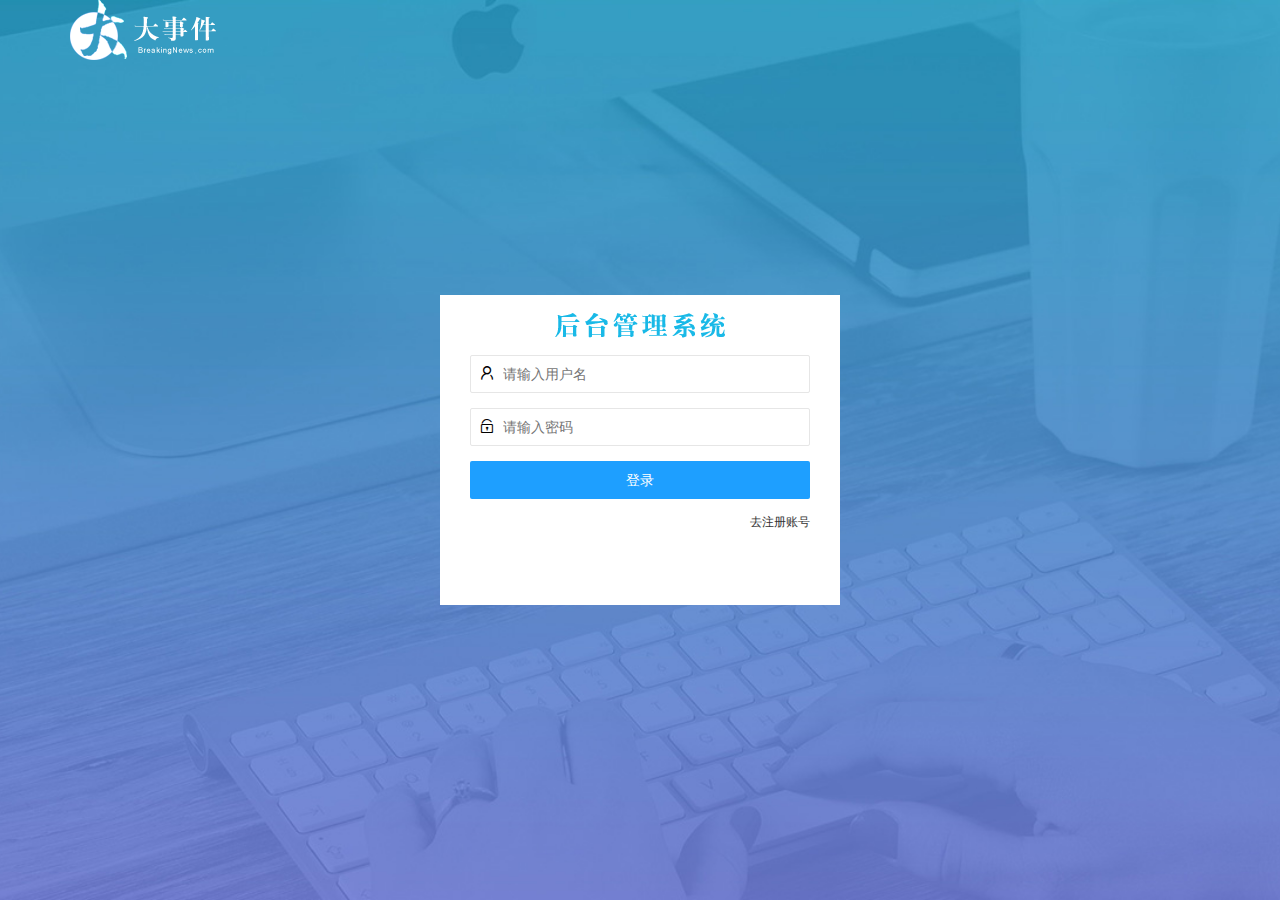
<file: login.html>
<!DOCTYPE html>
<html lang="en">

<head>
    <meta charset="UTF-8">
    <meta name="viewport" content="width=device-width, initial-scale=1.0">
    <title>大事件登入/注册</title>
    <link rel="stylesheet" href="./素材/assets/lib/layui/css/layui.css">
    <link rel="stylesheet" href="./素材/assets/css/login.css" />
    <!-- <link rel="shortcut icon" href="favicon.ico" type="image/x-icon"> -->
</head>

<body>
  <!-- 头部的 Logo 区域 -->
  <div class="layui-main">
    <img src="./素材/assets/images/logo.png" alt="" />
  </div>

  <!-- 登录注册区域 -->
  <div class="loginAndRegBox">
    <div class="title-box"></div>
    <!-- 登录的div -->
    <div class="login-box">
      <!-- 登录的表单 -->
      <form class="layui-form" id="form_login">
        <!-- 用户名 -->
        <div class="layui-form-item">
          <i class="layui-icon layui-icon-username"></i>
          <input type="text" name="username" required lay-verify="required" placeholder="请输入用户名" autocomplete="off"
            class="layui-input" />
        </div>
        <!-- 密码 -->
        <div class="layui-form-item">
          <i class="layui-icon layui-icon-password"></i>
          <input type="password" name="password" required lay-verify="required|pwd" placeholder="请输入密码"
            autocomplete="off" class="layui-input" />
        </div>
        <!-- 登录按钮 -->
        <div class="layui-form-item">
          <!-- 注意：表单提交按钮和普通按钮的区别，就是 lay-submit 属性 -->
          <button class="layui-btn layui-btn-fluid layui-btn-normal" lay-submit>登录</button>
        </div>
        <div class="layui-form-item links">
          <a href="javascript:;" id="link_reg">去注册账号</a>
        </div>
      </form>
    </div>
    <!-- 注册的div -->
    <div class="reg-box">
      <!-- 注册的表单 -->
      <form class="layui-form" id="form_reg">
        <!-- 用户名 -->
        <div class="layui-form-item">
          <i class="layui-icon layui-icon-username"></i>
          <input type="text" name="username" required lay-verify="required" placeholder="请输入用户名" autocomplete="off"
            class="layui-input" />
        </div>
        <!-- 密码 -->
        <div class="layui-form-item">
          <i class="layui-icon layui-icon-password"></i>
          <input type="password" name="password" required lay-verify="required|pwd" placeholder="请输入密码"
            autocomplete="off" class="layui-input" />
        </div>
        <!-- 密码确认框 -->
        <div class="layui-form-item">
          <i class="layui-icon layui-icon-password"></i>
          <input type="password" name="repassword" required lay-verify="required|pwd|repwd" placeholder="再次确认密码"
            autocomplete="off" class="layui-input" />
        </div>
        <!-- 注册按钮 -->
        <div class="layui-form-item">
          <!-- 注意：表单提交按钮和普通按钮的区别，就是 lay-submit 属性 -->
          <button class="layui-btn layui-btn-fluid layui-btn-normal" lay-submit>注册</button>
        </div>
        <div class="layui-form-item links">
          <a href="javascript:;" id="link_login">去登录</a>
        </div>
      </form>
    </div>
  </div>

    <script src="./素材/assets/lib/layui/layui.all.js"></script>
    <script src="./素材/assets/lib/jquery.js"></script>
    <script src="./素材/js/1.js"></script>
    <script src="./素材/js/login.js"></script>
</body>

</html>
</file>
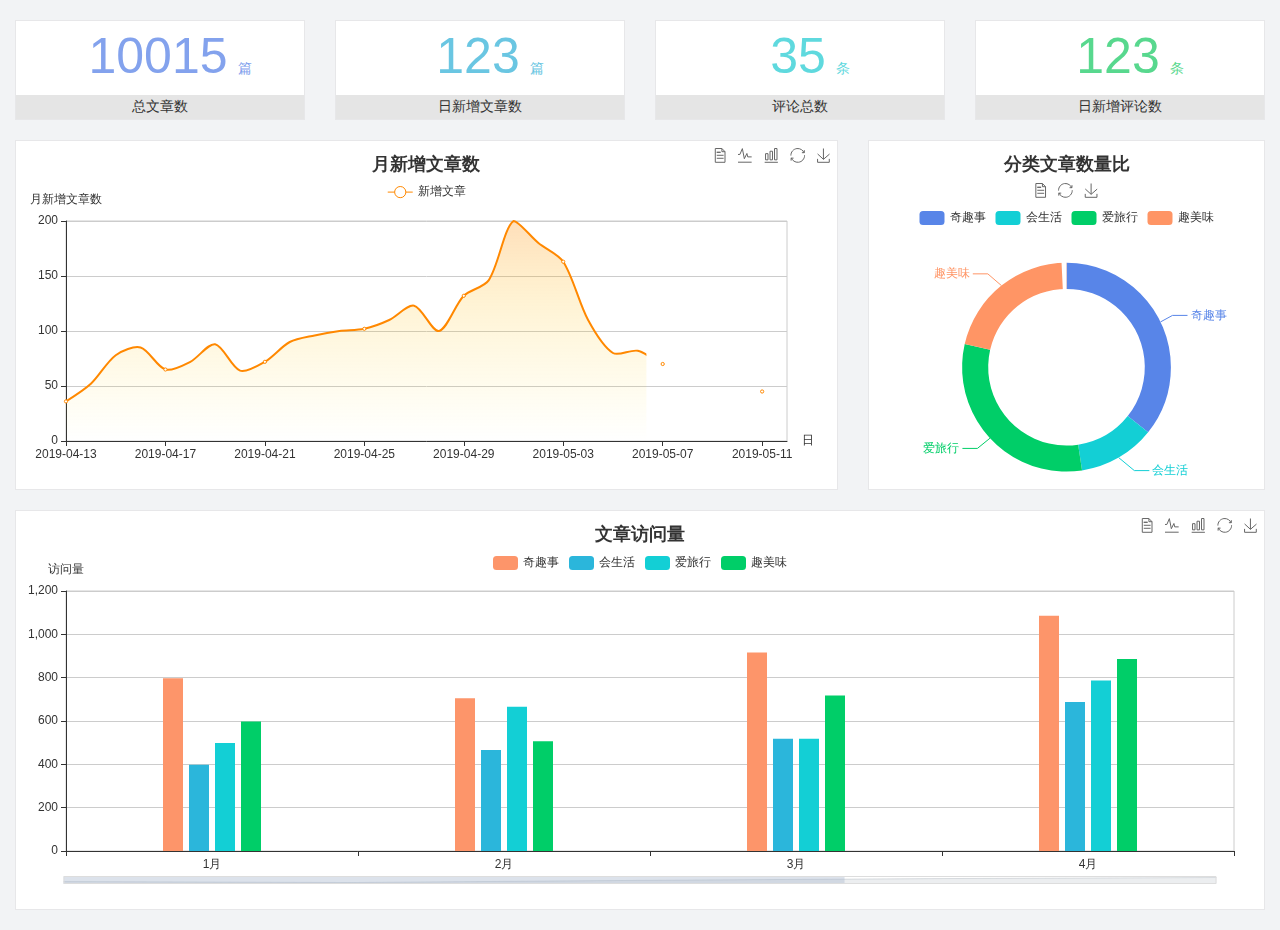
<file: 素材/home/dashboard.html>
<!DOCTYPE html>
<html lang="en">

<head>
  <meta charset="UTF-8">
  <meta name="viewport" content="width=device-width, initial-scale=1.0">
  <meta http-equiv="X-UA-Compatible" content="ie=edge">
  <title>图表统计</title>
  <link rel="stylesheet" href="../../素材/assets/lib/bootstrap.css" />
  <link rel="stylesheet" href="../../素材/assets/lib/main.css" />
  <script src="../../素材/assets/lib/jquery.js"></script>
  <script type="text/javascript" src="../../素材/assets/lib/echarts.min.js"></script>
  <!-- <link rel="stylesheet" href="../../素材/assets/lib/bootstrap.css"> -->
</head>

<body>
  <div class="container-fluid">
    <div class="row spannel_list">
      <div class="col-sm-3 col-xs-6">
        <div class="spannel">
          <em>10015</em><span>篇</span>
          <b>总文章数</b>
        </div>
      </div>
      <div class="col-sm-3 col-xs-6">
        <div class="spannel scolor01">
          <em>123</em><span>篇</span>
          <b>日新增文章数</b>
        </div>
      </div>
      <div class="col-sm-3 col-xs-6">
        <div class="spannel scolor02">
          <em>35</em><span>条</span>
          <b>评论总数</b>
        </div>
      </div>
      <div class="col-sm-3 col-xs-6">
        <div class="spannel scolor03">
          <em>123</em><span>条</span>
          <b>日新增评论数</b>
        </div>
      </div>
    </div>
  </div>

  <div class="container-fluid">
    <div class="row curve-pie">
      <div class="col-lg-8 col-md-8">
        <div class="gragh_pannel" id="curve_show"></div>
      </div>
      <div class="col-lg-4 col-md-4">
        <div class="gragh_pannel" id="pie_show"></div>
      </div>
    </div>
  </div>

  <div class="container-fluid">
    <div class="column_pannel" id="column_show"></div>
  </div>

  <script>
    var oChart = echarts.init(document.getElementById('curve_show'));
    var aList_all = [
      { 'count': 36, 'date': '2019-04-13' },
      { 'count': 52, 'date': '2019-04-14' },
      { 'count': 78, 'date': '2019-04-15' },
      { 'count': 85, 'date': '2019-04-16' },
      { 'count': 65, 'date': '2019-04-17' },
      { 'count': 72, 'date': '2019-04-18' },
      { 'count': 88, 'date': '2019-04-19' },
      { 'count': 64, 'date': '2019-04-20' },
      { 'count': 72, 'date': '2019-04-21' },
      { 'count': 90, 'date': '2019-04-22' },
      { 'count': 96, 'date': '2019-04-23' },
      { 'count': 100, 'date': '2019-04-24' },
      { 'count': 102, 'date': '2019-04-25' },
      { 'count': 110, 'date': '2019-04-26' },
      { 'count': 123, 'date': '2019-04-27' },
      { 'count': 100, 'date': '2019-04-28' },
      { 'count': 132, 'date': '2019-04-29' },
      { 'count': 146, 'date': '2019-04-30' },
      { 'count': 200, 'date': '2019-05-01' },
      { 'count': 180, 'date': '2019-05-02' },
      { 'count': 163, 'date': '2019-05-03' },
      { 'count': 110, 'date': '2019-05-04' },
      { 'count': 80, 'date': '2019-05-05' },
      { 'count': 82, 'date': '2019-05-06' },
      { 'count': 70, 'date': '2019-05-07' },
      { 'count': 65, 'date': '2019-05-08' },
      { 'count': 54, 'date': '2019-05-09' },
      { 'count': 40, 'date': '2019-05-10' },
      { 'count': 45, 'date': '2019-05-11' },
      { 'count': 38, 'date': '2019-05-12' },
    ];

    let aCount = [];
    let aDate = [];

    for (var i = 0; i < aList_all.length; i++) {
      aCount.push(aList_all[i].count);
      aDate.push(aList_all[i].date);
    }

    var chartopt = {
      title: {
        text: '月新增文章数',
        left: 'center',
        top: '10'
      },
      tooltip: {
        trigger: 'axis'
      },
      legend: {
        data: ['新增文章'],
        top: '40'
      },
      toolbox: {
        show: true,
        feature: {
          mark: { show: true },
          dataView: { show: true, readOnly: false },
          magicType: { show: true, type: ['line', 'bar'] },
          restore: { show: true },
          saveAsImage: { show: true }
        }
      },
      calculable: true,
      xAxis: [
        {
          name: '日',
          type: 'category',
          boundaryGap: false,
          data: aDate
        }
      ],
      yAxis: [
        {
          name: '月新增文章数',
          type: 'value'
        }
      ],
      series: [
        {
          name: '新增文章',
          type: 'line',
          smooth: true,
          itemStyle: { normal: { areaStyle: { type: 'default' }, color: '#f80' }, lineStyle: { color: '#f80' } },
          data: aCount
        }],
      areaStyle: {
        normal: {
          color: new echarts.graphic.LinearGradient(0, 0, 0, 1, [{
            offset: 0,
            color: 'rgba(255,136,0,0.39)'
          }, {
            offset: .34,
            color: 'rgba(255,180,0,0.25)'
          }, {
            offset: 1,
            color: 'rgba(255,222,0,0.00)'
          }])

        }
      },
      grid: {
        show: true,
        x: 50,
        x2: 50,
        y: 80,
        height: 220
      }
    };

    oChart.setOption(chartopt);


    var oPie = echarts.init(document.getElementById('pie_show'));
    var oPieopt =
    {
      title: {
        top: 10,
        text: '分类文章数量比',
        x: 'center'
      },
      tooltip: {
        trigger: 'item',
        formatter: "{a} <br/>{b} : {c} ({d}%)"
      },
      color: ['#5885e8', '#13cfd5', '#00ce68', '#ff9565'],
      legend: {
        x: 'center',
        top: 65,
        data: ['奇趣事', '会生活', '爱旅行', '趣美味']
      },
      toolbox: {
        show: true,
        x: 'center',
        top: 35,
        feature: {
          mark: { show: true },
          dataView: { show: true, readOnly: false },
          magicType: {
            show: true,
            type: ['pie', 'funnel'],
            option: {
              funnel: {
                x: '25%',
                width: '50%',
                funnelAlign: 'left',
                max: 1548
              }
            }
          },
          restore: { show: true },
          saveAsImage: { show: true }
        }
      },
      calculable: true,
      series: [
        {
          name: '访问来源',
          type: 'pie',
          radius: ['45%', '60%'],
          center: ['50%', '65%'],
          data: [
            { value: 300, name: '奇趣事' },
            { value: 100, name: '会生活' },
            { value: 260, name: '爱旅行' },
            { value: 180, name: '趣美味' }
          ]
        }
      ]
    };
    oPie.setOption(oPieopt);



    var oColumn = this.echarts.init(document.getElementById('column_show'));
    var oColumnopt =
    {
      title: {
        text: '文章访问量',
        left: 'center',
        top: '10'
      },
      tooltip: {
        trigger: 'axis'
      },
      legend: {
        data: ['奇趣事', '会生活', '爱旅行', '趣美味'],
        top: '40'
      },
      toolbox: {
        show: true,
        feature: {
          mark: { show: true },
          dataView: { show: true, readOnly: false },
          magicType: { show: true, type: ['line', 'bar'] },
          restore: { show: true },
          saveAsImage: { show: true }
        }
      },
      calculable: true,
      xAxis: [
        {
          type: 'category',
          data: ['1月', '2月', '3月', '4月', '5月']
        }
      ],
      yAxis: [
        {
          name: '访问量',
          type: 'value'
        }
      ],
      series: [
        {
          name: '奇趣事',
          type: 'bar',
          barWidth: 20,
          itemStyle: {
            normal: { areaStyle: { type: 'default' }, color: '#fd956a' }
          },
          data: [800, 708, 920, 1090, 1200]
        },
        {
          name: '会生活',
          type: 'bar',
          barWidth: 20,
          itemStyle: {
            normal: { areaStyle: { type: 'default' }, color: '#2bb6db' }
          },
          data: [400, 468, 520, 690, 800]
        },
        {
          name: '爱旅行',
          type: 'bar',
          barWidth: 20,
          itemStyle: {
            normal: { areaStyle: { type: 'default' }, color: '#13cfd5' }
          },
          data: [500, 668, 520, 790, 900]
        },
        {
          name: '趣美味',
          type: 'bar',
          barWidth: 20,
          itemStyle: {
            normal: { areaStyle: { type: 'default' }, color: '#00ce68' }
          },
          data: [600, 508, 720, 890, 1000]
        }
      ],
      grid: {
        show: true,
        x: 50,
        x2: 30,
        y: 80,
        height: 260
      },
      dataZoom: [//给x轴设置滚动条
        {
          start: 0,//默认为0
          end: 100 - 1000 / 31,//默认为100
          type: 'slider',
          show: true,
          xAxisIndex: [0],
          handleSize: 0,//滑动条的 左右2个滑动条的大小
          height: 8,//组件高度
          left: 45, //左边的距离
          right: 50,//右边的距离
          bottom: 26,//右边的距离
          handleColor: '#ddd',//h滑动图标的颜色
          handleStyle: {
            borderColor: "#cacaca",
            borderWidth: "1",
            shadowBlur: 2,
            background: "#ddd",
            shadowColor: "#ddd",
          }
        }]
    };
    oColumn.setOption(oColumnopt);
  </script>
</body>

</html>
</file>
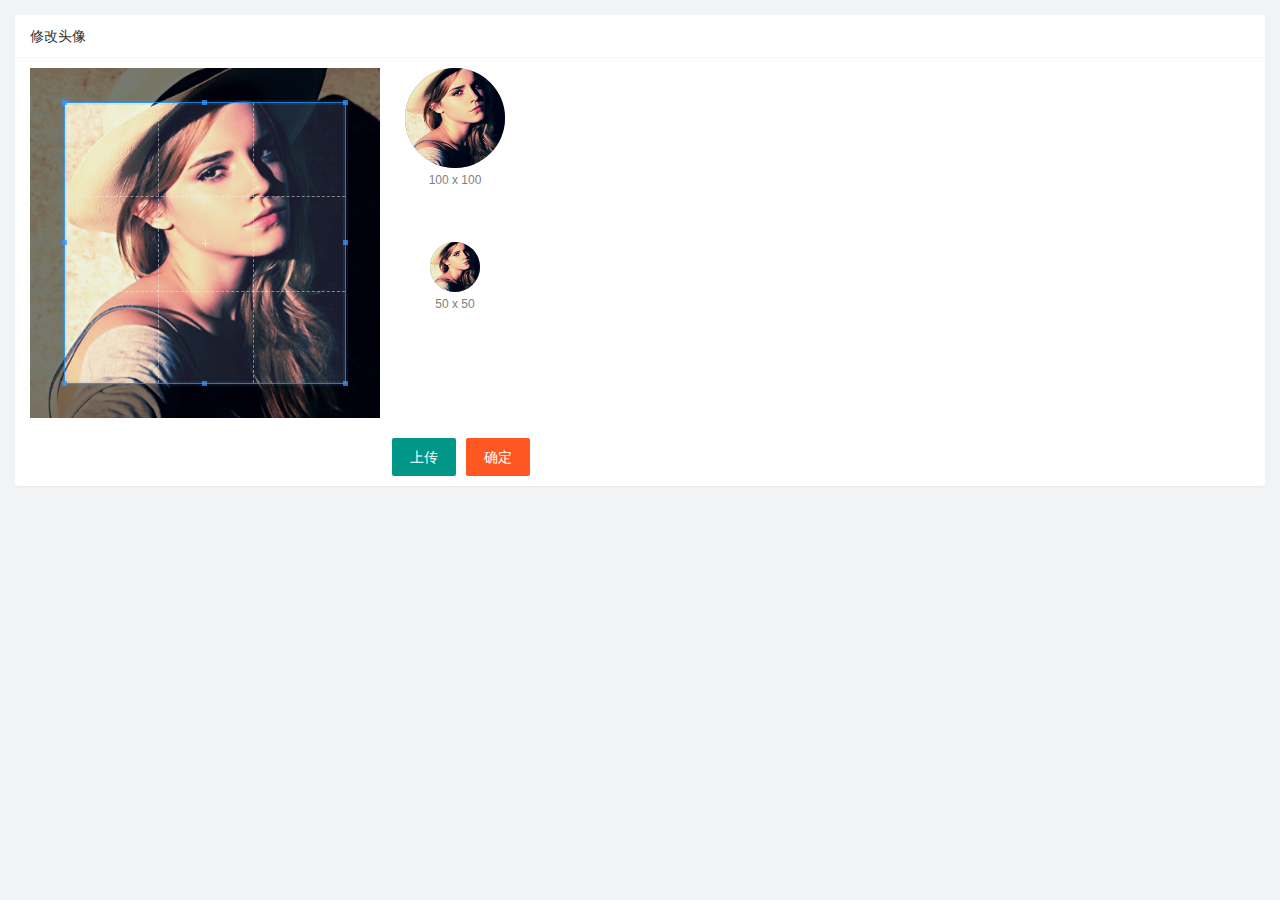
<file: 素材/user/user_avatar.html>
<!DOCTYPE html>
<html lang="en">

<head>
  <meta charset="UTF-8">
  <meta http-equiv="X-UA-Compatible" content="IE=edge">
  <meta name="viewport" content="width=device-width, initial-scale=1.0">
  <title>Document</title>
  <link rel="stylesheet" href="/素材/assets/lib/layui/css/layui.css">
  <link rel="stylesheet" href="/素材/assets/lib/cropper/cropper.css" />
  <link rel="stylesheet" href="/素材/user/user_avatar.css">
</head>

<body>
  <div class="layui-card">
    <div class="layui-card-header">修改头像</div>
    <div class="layui-card-body">
      <!-- 第一行的图片裁剪和预览区域 -->
      <div class="row1">
        <!-- 图片裁剪区域 -->
        <div class="cropper-box">
          <!-- 这个 img 标签很重要，将来会把它初始化为裁剪区域 -->
          <img id="image" src="/素材/assets/images/sample.jpg" />
        </div>
        <!-- 图片的预览区域 -->
        <div class="preview-box">
          <div>
            <!-- 宽高为 100px 的预览区域 -->
            <div class="img-preview w100"></div>
            <p class="size">100 x 100</p>
          </div>
          <div>
            <!-- 宽高为 50px 的预览区域 -->
            <div class="img-preview w50"></div>
            <p class="size">50 x 50</p>
          </div>
        </div>
      </div>
      <!-- 第二行的按钮区域 -->
      <div class="row2">
        <input type="file" id="file" accept="image/png,image/jpeg" />
        <button type="button" class="layui-btn" id="btnChooseImage">上传</button>
        <button type="button" class="layui-btn layui-btn-danger" id="btnUpload">确定</button>
      </div>
    </div>
  </div>

  <script src="/素材/assets/lib/layui/layui.all.js"></script>
  <script src="/素材/assets/lib/jquery.js"></script>
  <script src="/素材/assets/lib/cropper/Cropper.js"></script>
  <script src="/素材/assets/lib/cropper/jquery-cropper.js"></script>
  <script src="/素材/js/1.js"></script>
  <script src="/素材/js/user/user_avatar.js"></script>
</body>

</html>
</file>
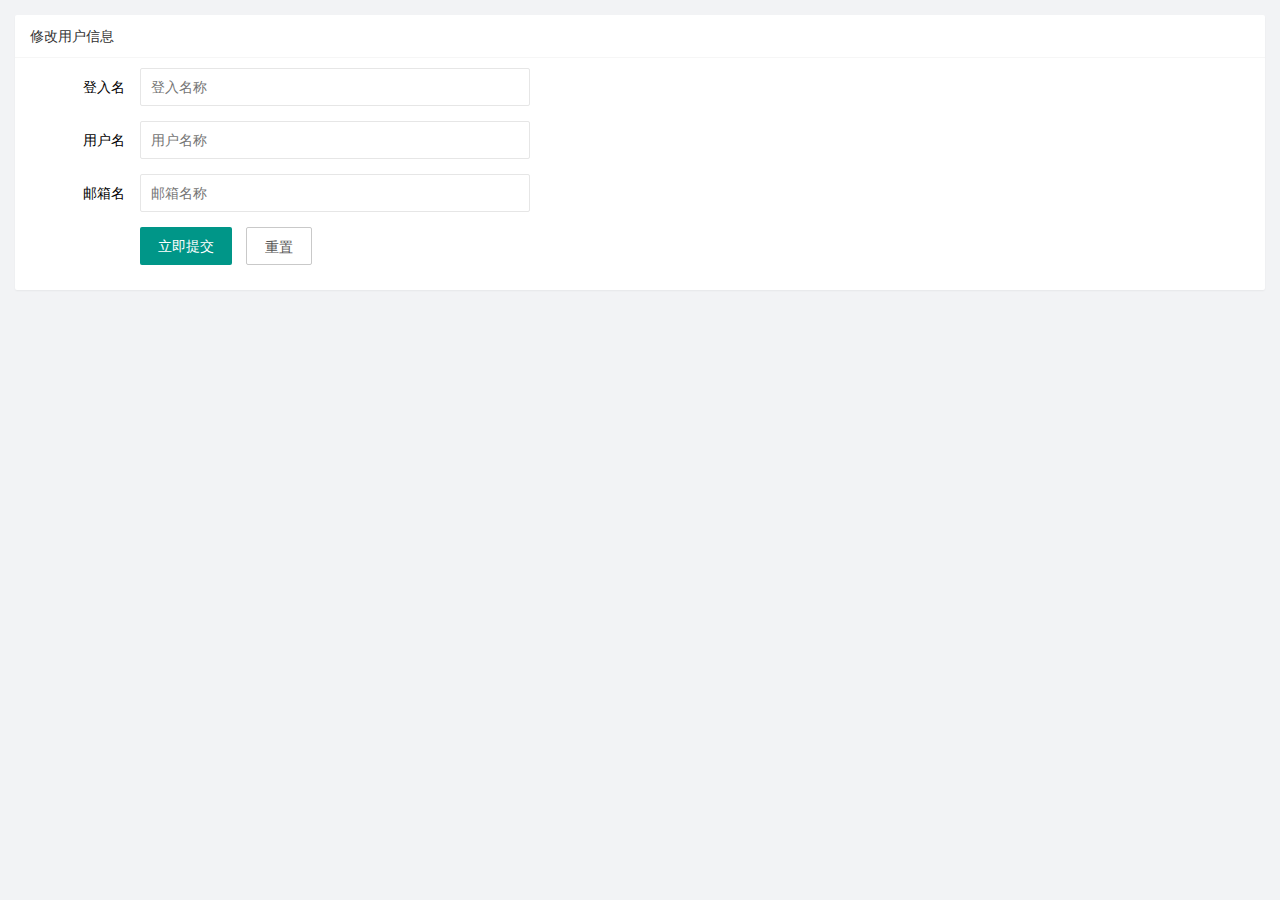
<file: 素材/user/user_info.html>
<!DOCTYPE html>
<html lang="en">

<head>
    <meta charset="UTF-8">
    <meta http-equiv="X-UA-Compatible" content="IE=edge">
    <meta name="viewport" content="width=device-width, initial-scale=1.0">
    <title>基本资料</title>
    <link rel="stylesheet" href="/素材/assets/lib/layui/css/layui.css">
    <link rel="stylesheet" href="/素材/user/user_info.css">
</head>

<body>
    <!-- //卡片主体 -->
    <div class="layui-card">
        <div class="layui-card-header">修改用户信息</div>
        <div class="layui-card-body">
            <!-- form表单 -->
            <form class="layui-form" lay-filter="formUserinfo">
                <!-- 设置一个隐藏域 -->
                <input type="hidden" name="id" />
                <div class="layui-form-item">
                    <label class="layui-form-label">登入名</label>
                    <div class="layui-input-block">
                        <input type="text" name="username" required lay-verify="required" placeholder="登入名称"
                            autocomplete="off" class="layui-input" readonly>
                    </div>
                </div>

                <div class="layui-form-item">
                    <label class="layui-form-label">用户名</label>
                    <div class="layui-input-block">
                        <input type="text" name="nikename" required lay-verify="required|nikename" placeholder="用户名称"
                            autocomplete="off" class="layui-input">
                    </div>
                </div>

                <div class="layui-form-item">
                    <label class="layui-form-label">邮箱名</label>
                    <div class="layui-input-block">
                        <input type="text" name="email" required lay-verify="required|email" placeholder="邮箱名称"
                            autocomplete="off" class="layui-input">
                    </div>
                </div>


                <div class="layui-form-item">
                    <div class="layui-input-block">
                        <button class="layui-btn" lay-submit lay-filter="formDemo">立即提交</button>
                        <button type="reset" class="layui-btn layui-btn-primary" id="btnReset">重置</button>
                    </div>
                </div>
            </form>
        </div>
    </div>


    <script src="/素材/assets/lib/layui/layui.all.js"></script>
    <script src="/素材/assets/lib/jquery.js"></script>
    <script src="/素材/js/1.js"></script>
    <script src="/素材/js/user/user_info.js"></script>
</body>

</html>
</file>
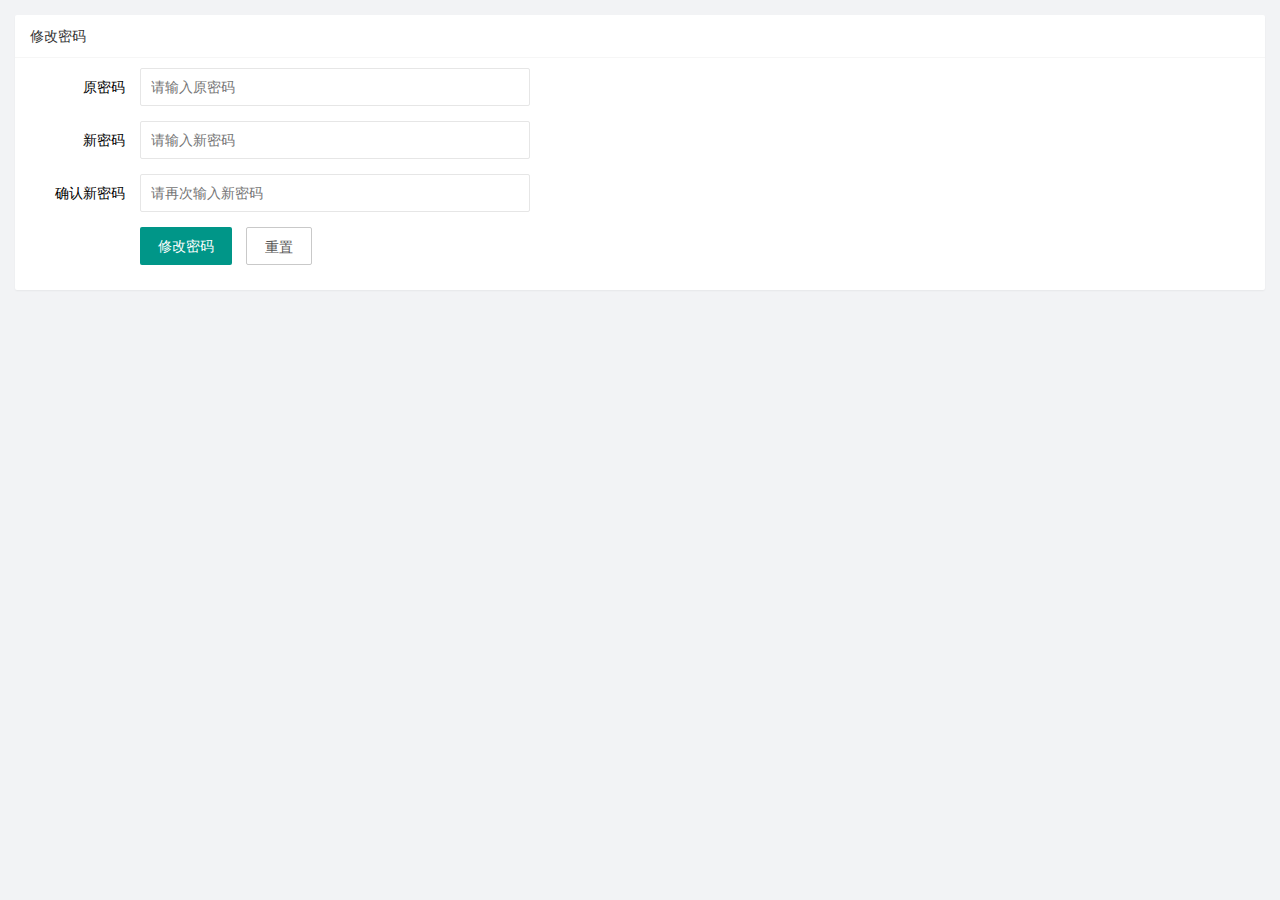
<file: 素材/user/user_pwd.html>
<!DOCTYPE html>
<html lang="en">

<head>
    <meta charset="UTF-8">
    <meta http-equiv="X-UA-Compatible" content="IE=edge">
    <meta name="viewport" content="width=device-width, initial-scale=1.0">
    <title>Document</title>
    <link rel="stylesheet" href="/素材/assets/lib/layui/css/layui.css">
    <link rel="stylesheet" href="/素材/user/user_pwd.css">
</head>

<body>
    <!-- 卡牌区 -->


    <div class="layui-card">
        <div class="layui-card-header">修改密码</div>
        <div class="layui-card-body">
            <form class="layui-form" action="">
                <div class="layui-form-item">
                    <label class="layui-form-label">原密码</label>
                    <div class="layui-input-block">
                        <input type="password" name="oldPwd" required lay-verify="required|pwd" placeholder="请输入原密码"
                            autocomplete="off" class="layui-input">
                    </div>
                </div>

                <div class="layui-form-item">
                    <label class="layui-form-label">新密码</label>
                    <div class="layui-input-block">
                        <input type="password" name="newPwd" required lay-verify="required|pwd|samePwd" placeholder="请输入新密码"
                            autocomplete="off" class="layui-input">
                    </div>
                </div>

                <div class="layui-form-item">
                    <label class="layui-form-label">确认新密码</label>
                    <div class="layui-input-block">
                        <input type="password" name="rePwd" required lay-verify="required|pwd|rePwd" placeholder="请再次输入新密码"
                            autocomplete="off" class="layui-input">
                    </div>
                </div>

                <div class="layui-form-item">
                    <div class="layui-input-block">
                        <button class="layui-btn" lay-submit lay-filter="formDemo">修改密码</button>
                        <button type="reset" class="layui-btn layui-btn-primary">重置</button>
                    </div>
                </div>
            </form>
        </div>
    </div>


    <script src="/素材/assets/lib/layui/layui.all.js"></script>
    <script src="/素材/assets/lib/jquery.js"></script>
    <script src="/素材/js/1.js"></script>
    <script src="/素材/js/user/user_pwd.js"></script>
</body>

</html>
</file>
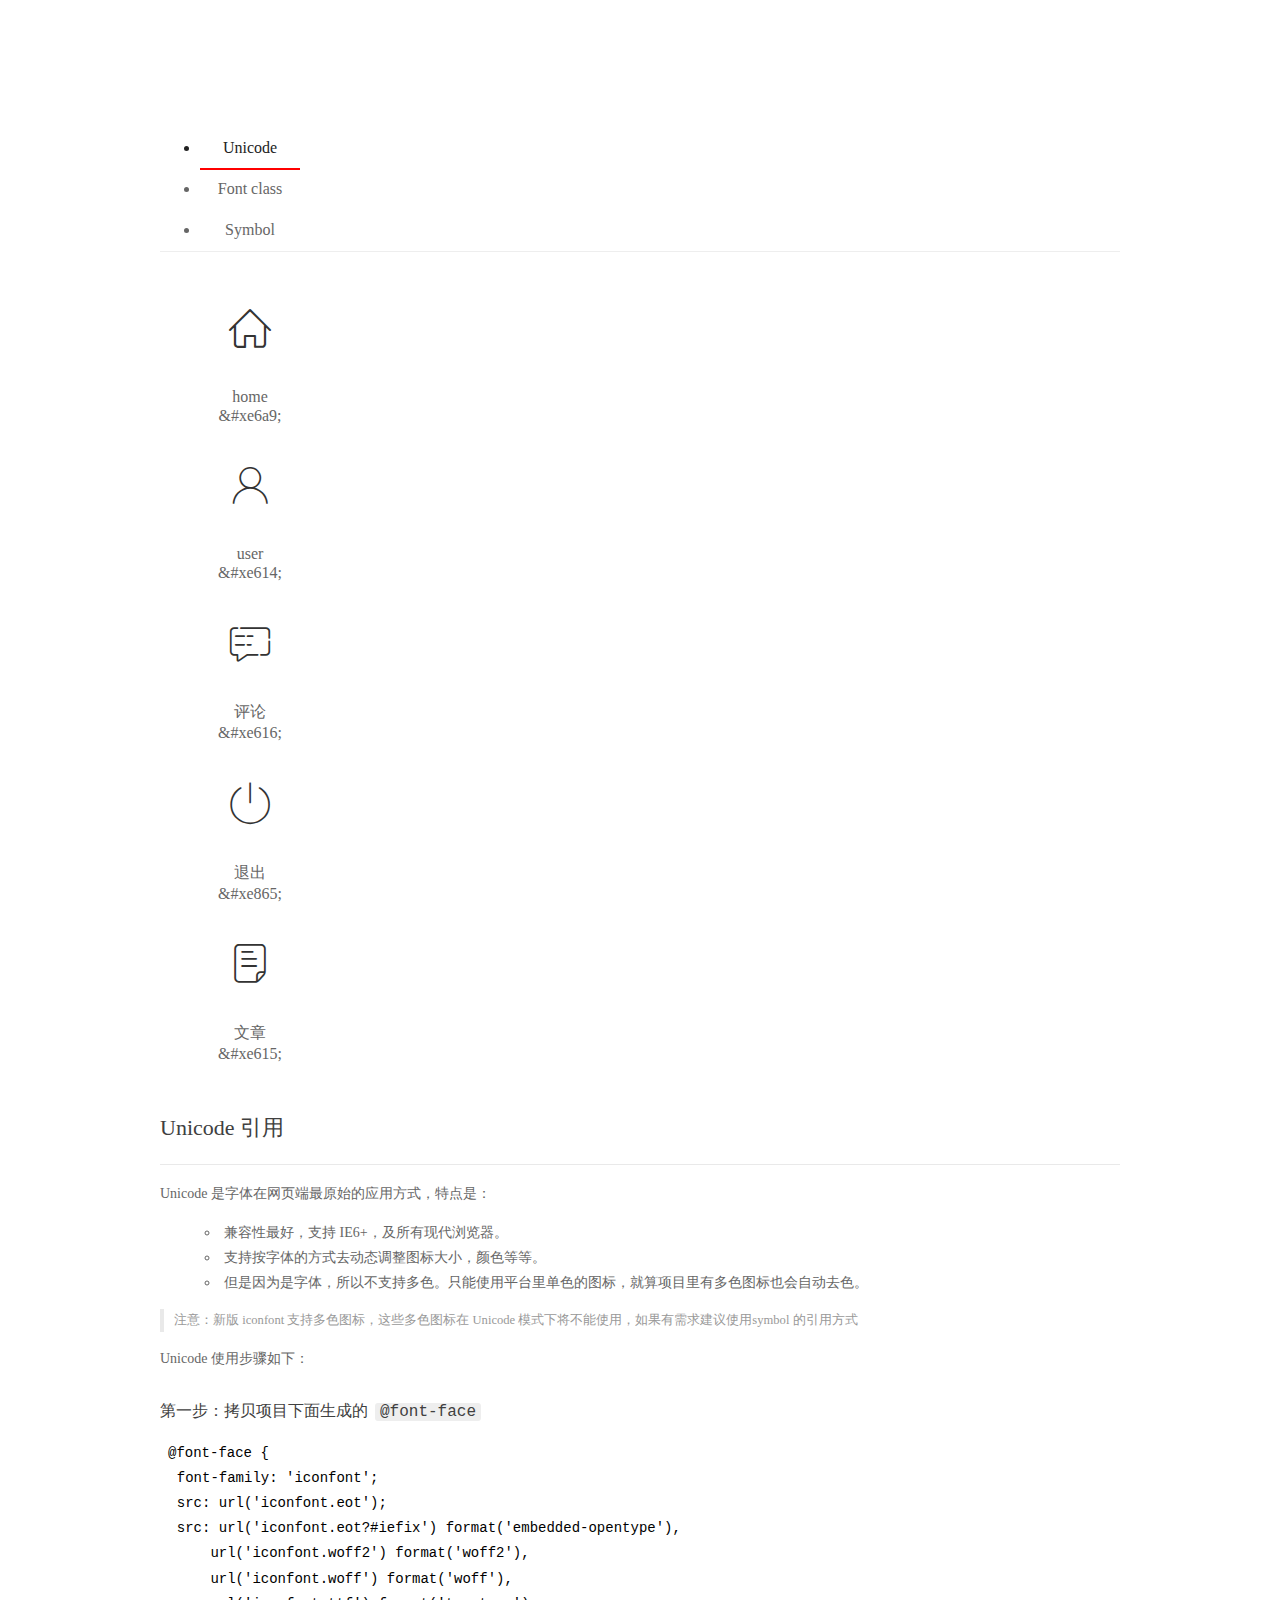
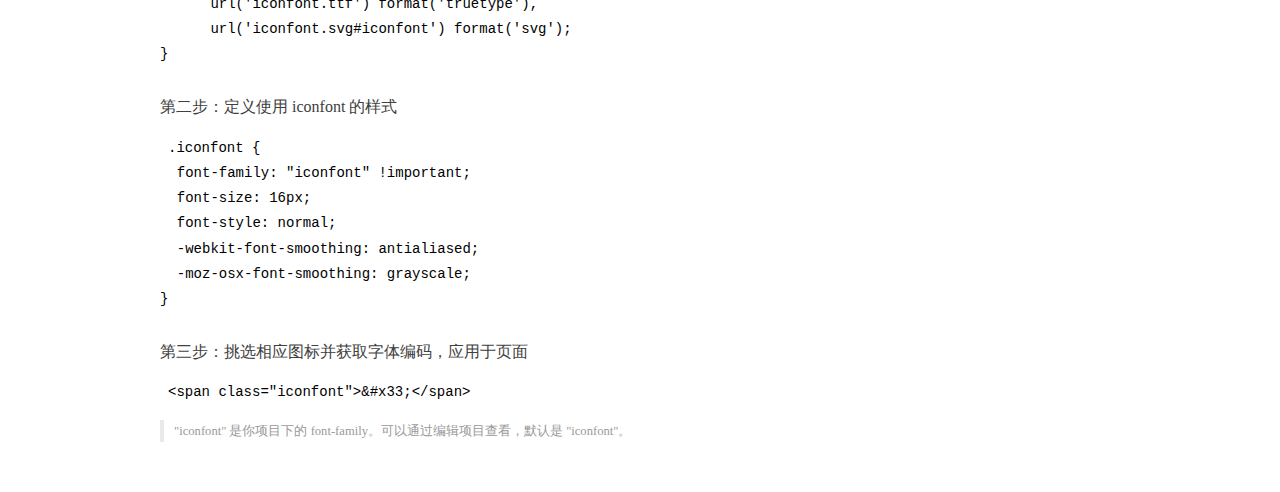
<file: 素材/assets/fonts/demo_index.html>
<!DOCTYPE html>
<html>
<head>
  <meta charset="utf-8"/>
  <title>IconFont Demo</title>
  <link rel="shortcut icon" href="https://gtms04.alicdn.com/tps/i4/TB1_oz6GVXXXXaFXpXXJDFnIXXX-64-64.ico" type="image/x-icon"/>
  <link rel="stylesheet" href="https://g.alicdn.com/thx/cube/1.3.2/cube.min.css">
  <link rel="stylesheet" href="demo.css">
  <link rel="stylesheet" href="iconfont.css">
  <script src="iconfont.js"></script>
  <!-- jQuery -->
  <script src="https://a1.alicdn.com/oss/uploads/2018/12/26/7bfddb60-08e8-11e9-9b04-53e73bb6408b.js"></script>
  <!-- 代码高亮 -->
  <script src="https://a1.alicdn.com/oss/uploads/2018/12/26/a3f714d0-08e6-11e9-8a15-ebf944d7534c.js"></script>
</head>
<body>
  <div class="main">
    <h1 class="logo"><a href="https://www.iconfont.cn/" title="iconfont 首页" target="_blank">&#xe86b;</a></h1>
    <div class="nav-tabs">
      <ul id="tabs" class="dib-box">
        <li class="dib active"><span>Unicode</span></li>
        <li class="dib"><span>Font class</span></li>
        <li class="dib"><span>Symbol</span></li>
      </ul>
      
    </div>
    <div class="tab-container">
      <div class="content unicode" style="display: block;">
          <ul class="icon_lists dib-box">
          
            <li class="dib">
              <span class="icon iconfont">&#xe6a9;</span>
                <div class="name">home</div>
                <div class="code-name">&amp;#xe6a9;</div>
              </li>
          
            <li class="dib">
              <span class="icon iconfont">&#xe614;</span>
                <div class="name">user</div>
                <div class="code-name">&amp;#xe614;</div>
              </li>
          
            <li class="dib">
              <span class="icon iconfont">&#xe616;</span>
                <div class="name">评论</div>
                <div class="code-name">&amp;#xe616;</div>
              </li>
          
            <li class="dib">
              <span class="icon iconfont">&#xe865;</span>
                <div class="name">退出</div>
                <div class="code-name">&amp;#xe865;</div>
              </li>
          
            <li class="dib">
              <span class="icon iconfont">&#xe615;</span>
                <div class="name">文章</div>
                <div class="code-name">&amp;#xe615;</div>
              </li>
          
          </ul>
          <div class="article markdown">
          <h2 id="unicode-">Unicode 引用</h2>
          <hr>

          <p>Unicode 是字体在网页端最原始的应用方式，特点是：</p>
          <ul>
            <li>兼容性最好，支持 IE6+，及所有现代浏览器。</li>
            <li>支持按字体的方式去动态调整图标大小，颜色等等。</li>
            <li>但是因为是字体，所以不支持多色。只能使用平台里单色的图标，就算项目里有多色图标也会自动去色。</li>
          </ul>
          <blockquote>
            <p>注意：新版 iconfont 支持多色图标，这些多色图标在 Unicode 模式下将不能使用，如果有需求建议使用symbol 的引用方式</p>
          </blockquote>
          <p>Unicode 使用步骤如下：</p>
          <h3 id="-font-face">第一步：拷贝项目下面生成的 <code>@font-face</code></h3>
<pre><code class="language-css"
>@font-face {
  font-family: 'iconfont';
  src: url('iconfont.eot');
  src: url('iconfont.eot?#iefix') format('embedded-opentype'),
      url('iconfont.woff2') format('woff2'),
      url('iconfont.woff') format('woff'),
      url('iconfont.ttf') format('truetype'),
      url('iconfont.svg#iconfont') format('svg');
}
</code></pre>
          <h3 id="-iconfont-">第二步：定义使用 iconfont 的样式</h3>
<pre><code class="language-css"
>.iconfont {
  font-family: "iconfont" !important;
  font-size: 16px;
  font-style: normal;
  -webkit-font-smoothing: antialiased;
  -moz-osx-font-smoothing: grayscale;
}
</code></pre>
          <h3 id="-">第三步：挑选相应图标并获取字体编码，应用于页面</h3>
<pre>
<code class="language-html"
>&lt;span class="iconfont"&gt;&amp;#x33;&lt;/span&gt;
</code></pre>
          <blockquote>
            <p>"iconfont" 是你项目下的 font-family。可以通过编辑项目查看，默认是 "iconfont"。</p>
          </blockquote>
          </div>
      </div>
      <div class="content font-class">
        <ul class="icon_lists dib-box">
          
          <li class="dib">
            <span class="icon iconfont icon-home"></span>
            <div class="name">
              home
            </div>
            <div class="code-name">.icon-home
            </div>
          </li>
          
          <li class="dib">
            <span class="icon iconfont icon-user"></span>
            <div class="name">
              user
            </div>
            <div class="code-name">.icon-user
            </div>
          </li>
          
          <li class="dib">
            <span class="icon iconfont icon-pinglun"></span>
            <div class="name">
              评论
            </div>
            <div class="code-name">.icon-pinglun
            </div>
          </li>
          
          <li class="dib">
            <span class="icon iconfont icon-tuichu"></span>
            <div class="name">
              退出
            </div>
            <div class="code-name">.icon-tuichu
            </div>
          </li>
          
          <li class="dib">
            <span class="icon iconfont icon-16"></span>
            <div class="name">
              文章
            </div>
            <div class="code-name">.icon-16
            </div>
          </li>
          
        </ul>
        <div class="article markdown">
        <h2 id="font-class-">font-class 引用</h2>
        <hr>

        <p>font-class 是 Unicode 使用方式的一种变种，主要是解决 Unicode 书写不直观，语意不明确的问题。</p>
        <p>与 Unicode 使用方式相比，具有如下特点：</p>
        <ul>
          <li>兼容性良好，支持 IE8+，及所有现代浏览器。</li>
          <li>相比于 Unicode 语意明确，书写更直观。可以很容易分辨这个 icon 是什么。</li>
          <li>因为使用 class 来定义图标，所以当要替换图标时，只需要修改 class 里面的 Unicode 引用。</li>
          <li>不过因为本质上还是使用的字体，所以多色图标还是不支持的。</li>
        </ul>
        <p>使用步骤如下：</p>
        <h3 id="-fontclass-">第一步：引入项目下面生成的 fontclass 代码：</h3>
<pre><code class="language-html">&lt;link rel="stylesheet" href="./iconfont.css"&gt;
</code></pre>
        <h3 id="-">第二步：挑选相应图标并获取类名，应用于页面：</h3>
<pre><code class="language-html">&lt;span class="iconfont icon-xxx"&gt;&lt;/span&gt;
</code></pre>
        <blockquote>
          <p>"
            iconfont" 是你项目下的 font-family。可以通过编辑项目查看，默认是 "iconfont"。</p>
        </blockquote>
      </div>
      </div>
      <div class="content symbol">
          <ul class="icon_lists dib-box">
          
            <li class="dib">
                <svg class="icon svg-icon" aria-hidden="true">
                  <use xlink:href="#icon-home"></use>
                </svg>
                <div class="name">home</div>
                <div class="code-name">#icon-home</div>
            </li>
          
            <li class="dib">
                <svg class="icon svg-icon" aria-hidden="true">
                  <use xlink:href="#icon-user"></use>
                </svg>
                <div class="name">user</div>
                <div class="code-name">#icon-user</div>
            </li>
          
            <li class="dib">
                <svg class="icon svg-icon" aria-hidden="true">
                  <use xlink:href="#icon-pinglun"></use>
                </svg>
                <div class="name">评论</div>
                <div class="code-name">#icon-pinglun</div>
            </li>
          
            <li class="dib">
                <svg class="icon svg-icon" aria-hidden="true">
                  <use xlink:href="#icon-tuichu"></use>
                </svg>
                <div class="name">退出</div>
                <div class="code-name">#icon-tuichu</div>
            </li>
          
            <li class="dib">
                <svg class="icon svg-icon" aria-hidden="true">
                  <use xlink:href="#icon-16"></use>
                </svg>
                <div class="name">文章</div>
                <div class="code-name">#icon-16</div>
            </li>
          
          </ul>
          <div class="article markdown">
          <h2 id="symbol-">Symbol 引用</h2>
          <hr>

          <p>这是一种全新的使用方式，应该说这才是未来的主流，也是平台目前推荐的用法。相关介绍可以参考这篇<a href="">文章</a>
            这种用法其实是做了一个 SVG 的集合，与另外两种相比具有如下特点：</p>
          <ul>
            <li>支持多色图标了，不再受单色限制。</li>
            <li>通过一些技巧，支持像字体那样，通过 <code>font-size</code>, <code>color</code> 来调整样式。</li>
            <li>兼容性较差，支持 IE9+，及现代浏览器。</li>
            <li>浏览器渲染 SVG 的性能一般，还不如 png。</li>
          </ul>
          <p>使用步骤如下：</p>
          <h3 id="-symbol-">第一步：引入项目下面生成的 symbol 代码：</h3>
<pre><code class="language-html">&lt;script src="./iconfont.js"&gt;&lt;/script&gt;
</code></pre>
          <h3 id="-css-">第二步：加入通用 CSS 代码（引入一次就行）：</h3>
<pre><code class="language-html">&lt;style&gt;
.icon {
  width: 1em;
  height: 1em;
  vertical-align: -0.15em;
  fill: currentColor;
  overflow: hidden;
}
&lt;/style&gt;
</code></pre>
          <h3 id="-">第三步：挑选相应图标并获取类名，应用于页面：</h3>
<pre><code class="language-html">&lt;svg class="icon" aria-hidden="true"&gt;
  &lt;use xlink:href="#icon-xxx"&gt;&lt;/use&gt;
&lt;/svg&gt;
</code></pre>
          </div>
      </div>

    </div>
  </div>
  <script>
  $(document).ready(function () {
      $('.tab-container .content:first').show()

      $('#tabs li').click(function (e) {
        var tabContent = $('.tab-container .content')
        var index = $(this).index()

        if ($(this).hasClass('active')) {
          return
        } else {
          $('#tabs li').removeClass('active')
          $(this).addClass('active')

          tabContent.hide().eq(index).fadeIn()
        }
      })
    })
  </script>
</body>
</html>
</file>
<file: 素材/assets/lib/layui/css/layui.css>
/** layui-v2.5.5 MIT License By https://www.layui.com */
 .layui-inline,img{display:inline-block;vertical-align:middle}h1,h2,h3,h4,h5,h6{font-weight:400}.layui-edge,.layui-header,.layui-inline,.layui-main{position:relative}.layui-body,.layui-edge,.layui-elip{overflow:hidden}.layui-btn,.layui-edge,.layui-inline,img{vertical-align:middle}.layui-btn,.layui-disabled,.layui-icon,.layui-unselect{-moz-user-select:none;-webkit-user-select:none;-ms-user-select:none}.layui-elip,.layui-form-checkbox span,.layui-form-pane .layui-form-label{text-overflow:ellipsis;white-space:nowrap}.layui-breadcrumb,.layui-tree-btnGroup{visibility:hidden}blockquote,body,button,dd,div,dl,dt,form,h1,h2,h3,h4,h5,h6,input,li,ol,p,pre,td,textarea,th,ul{margin:0;padding:0;-webkit-tap-highlight-color:rgba(0,0,0,0)}a:active,a:hover{outline:0}img{border:none}li{list-style:none}table{border-collapse:collapse;border-spacing:0}h4,h5,h6{font-size:100%}button,input,optgroup,option,select,textarea{font-family:inherit;font-size:inherit;font-style:inherit;font-weight:inherit;outline:0}pre{white-space:pre-wrap;white-space:-moz-pre-wrap;white-space:-pre-wrap;white-space:-o-pre-wrap;word-wrap:break-word}body{line-height:24px;font:14px Helvetica Neue,Helvetica,PingFang SC,Tahoma,Arial,sans-serif}hr{height:1px;margin:10px 0;border:0;clear:both}a{color:#333;text-decoration:none}a:hover{color:#777}a cite{font-style:normal;*cursor:pointer}.layui-border-box,.layui-border-box *{box-sizing:border-box}.layui-box,.layui-box *{box-sizing:content-box}.layui-clear{clear:both;*zoom:1}.layui-clear:after{content:'\20';clear:both;*zoom:1;display:block;height:0}.layui-inline{*display:inline;*zoom:1}.layui-edge{display:inline-block;width:0;height:0;border-width:6px;border-style:dashed;border-color:transparent}.layui-edge-top{top:-4px;border-bottom-color:#999;border-bottom-style:solid}.layui-edge-right{border-left-color:#999;border-left-style:solid}.layui-edge-bottom{top:2px;border-top-color:#999;border-top-style:solid}.layui-edge-left{border-right-color:#999;border-right-style:solid}.layui-disabled,.layui-disabled:hover{color:#d2d2d2!important;cursor:not-allowed!important}.layui-circle{border-radius:100%}.layui-show{display:block!important}.layui-hide{display:none!important}@font-face{font-family:layui-icon;src:url(../font/iconfont.eot?v=250);src:url(../font/iconfont.eot?v=250#iefix) format('embedded-opentype'),url(../font/iconfont.woff2?v=250) format('woff2'),url(../font/iconfont.woff?v=250) format('woff'),url(../font/iconfont.ttf?v=250) format('truetype'),url(../font/iconfont.svg?v=250#layui-icon) format('svg')}.layui-icon{font-family:layui-icon!important;font-size:16px;font-style:normal;-webkit-font-smoothing:antialiased;-moz-osx-font-smoothing:grayscale}.layui-icon-reply-fill:before{content:"\e611"}.layui-icon-set-fill:before{content:"\e614"}.layui-icon-menu-fill:before{content:"\e60f"}.layui-icon-search:before{content:"\e615"}.layui-icon-share:before{content:"\e641"}.layui-icon-set-sm:before{content:"\e620"}.layui-icon-engine:before{content:"\e628"}.layui-icon-close:before{content:"\1006"}.layui-icon-close-fill:before{content:"\1007"}.layui-icon-chart-screen:before{content:"\e629"}.layui-icon-star:before{content:"\e600"}.layui-icon-circle-dot:before{content:"\e617"}.layui-icon-chat:before{content:"\e606"}.layui-icon-release:before{content:"\e609"}.layui-icon-list:before{content:"\e60a"}.layui-icon-chart:before{content:"\e62c"}.layui-icon-ok-circle:before{content:"\1005"}.layui-icon-layim-theme:before{content:"\e61b"}.layui-icon-table:before{content:"\e62d"}.layui-icon-right:before{content:"\e602"}.layui-icon-left:before{content:"\e603"}.layui-icon-cart-simple:before{content:"\e698"}.layui-icon-face-cry:before{content:"\e69c"}.layui-icon-face-smile:before{content:"\e6af"}.layui-icon-survey:before{content:"\e6b2"}.layui-icon-tree:before{content:"\e62e"}.layui-icon-upload-circle:before{content:"\e62f"}.layui-icon-add-circle:before{content:"\e61f"}.layui-icon-download-circle:before{content:"\e601"}.layui-icon-templeate-1:before{content:"\e630"}.layui-icon-util:before{content:"\e631"}.layui-icon-face-surprised:before{content:"\e664"}.layui-icon-edit:before{content:"\e642"}.layui-icon-speaker:before{content:"\e645"}.layui-icon-down:before{content:"\e61a"}.layui-icon-file:before{content:"\e621"}.layui-icon-layouts:before{content:"\e632"}.layui-icon-rate-half:before{content:"\e6c9"}.layui-icon-add-circle-fine:before{content:"\e608"}.layui-icon-prev-circle:before{content:"\e633"}.layui-icon-read:before{content:"\e705"}.layui-icon-404:before{content:"\e61c"}.layui-icon-carousel:before{content:"\e634"}.layui-icon-help:before{content:"\e607"}.layui-icon-code-circle:before{content:"\e635"}.layui-icon-water:before{content:"\e636"}.layui-icon-username:before{content:"\e66f"}.layui-icon-find-fill:before{content:"\e670"}.layui-icon-about:before{content:"\e60b"}.layui-icon-location:before{content:"\e715"}.layui-icon-up:before{content:"\e619"}.layui-icon-pause:before{content:"\e651"}.layui-icon-date:before{content:"\e637"}.layui-icon-layim-uploadfile:before{content:"\e61d"}.layui-icon-delete:before{content:"\e640"}.layui-icon-play:before{content:"\e652"}.layui-icon-top:before{content:"\e604"}.layui-icon-friends:before{content:"\e612"}.layui-icon-refresh-3:before{content:"\e9aa"}.layui-icon-ok:before{content:"\e605"}.layui-icon-layer:before{content:"\e638"}.layui-icon-face-smile-fine:before{content:"\e60c"}.layui-icon-dollar:before{content:"\e659"}.layui-icon-group:before{content:"\e613"}.layui-icon-layim-download:before{content:"\e61e"}.layui-icon-picture-fine:before{content:"\e60d"}.layui-icon-link:before{content:"\e64c"}.layui-icon-diamond:before{content:"\e735"}.layui-icon-log:before{content:"\e60e"}.layui-icon-rate-solid:before{content:"\e67a"}.layui-icon-fonts-del:before{content:"\e64f"}.layui-icon-unlink:before{content:"\e64d"}.layui-icon-fonts-clear:before{content:"\e639"}.layui-icon-triangle-r:before{content:"\e623"}.layui-icon-circle:before{content:"\e63f"}.layui-icon-radio:before{content:"\e643"}.layui-icon-align-center:before{content:"\e647"}.layui-icon-align-right:before{content:"\e648"}.layui-icon-align-left:before{content:"\e649"}.layui-icon-loading-1:before{content:"\e63e"}.layui-icon-return:before{content:"\e65c"}.layui-icon-fonts-strong:before{content:"\e62b"}.layui-icon-upload:before{content:"\e67c"}.layui-icon-dialogue:before{content:"\e63a"}.layui-icon-video:before{content:"\e6ed"}.layui-icon-headset:before{content:"\e6fc"}.layui-icon-cellphone-fine:before{content:"\e63b"}.layui-icon-add-1:before{content:"\e654"}.layui-icon-face-smile-b:before{content:"\e650"}.layui-icon-fonts-html:before{content:"\e64b"}.layui-icon-form:before{content:"\e63c"}.layui-icon-cart:before{content:"\e657"}.layui-icon-camera-fill:before{content:"\e65d"}.layui-icon-tabs:before{content:"\e62a"}.layui-icon-fonts-code:before{content:"\e64e"}.layui-icon-fire:before{content:"\e756"}.layui-icon-set:before{content:"\e716"}.layui-icon-fonts-u:before{content:"\e646"}.layui-icon-triangle-d:before{content:"\e625"}.layui-icon-tips:before{content:"\e702"}.layui-icon-picture:before{content:"\e64a"}.layui-icon-more-vertical:before{content:"\e671"}.layui-icon-flag:before{content:"\e66c"}.layui-icon-loading:before{content:"\e63d"}.layui-icon-fonts-i:before{content:"\e644"}.layui-icon-refresh-1:before{content:"\e666"}.layui-icon-rmb:before{content:"\e65e"}.layui-icon-home:before{content:"\e68e"}.layui-icon-user:before{content:"\e770"}.layui-icon-notice:before{content:"\e667"}.layui-icon-login-weibo:before{content:"\e675"}.layui-icon-voice:before{content:"\e688"}.layui-icon-upload-drag:before{content:"\e681"}.layui-icon-login-qq:before{content:"\e676"}.layui-icon-snowflake:before{content:"\e6b1"}.layui-icon-file-b:before{content:"\e655"}.layui-icon-template:before{content:"\e663"}.layui-icon-auz:before{content:"\e672"}.layui-icon-console:before{content:"\e665"}.layui-icon-app:before{content:"\e653"}.layui-icon-prev:before{content:"\e65a"}.layui-icon-website:before{content:"\e7ae"}.layui-icon-next:before{content:"\e65b"}.layui-icon-component:before{content:"\e857"}.layui-icon-more:before{content:"\e65f"}.layui-icon-login-wechat:before{content:"\e677"}.layui-icon-shrink-right:before{content:"\e668"}.layui-icon-spread-left:before{content:"\e66b"}.layui-icon-camera:before{content:"\e660"}.layui-icon-note:before{content:"\e66e"}.layui-icon-refresh:before{content:"\e669"}.layui-icon-female:before{content:"\e661"}.layui-icon-male:before{content:"\e662"}.layui-icon-password:before{content:"\e673"}.layui-icon-senior:before{content:"\e674"}.layui-icon-theme:before{content:"\e66a"}.layui-icon-tread:before{content:"\e6c5"}.layui-icon-praise:before{content:"\e6c6"}.layui-icon-star-fill:before{content:"\e658"}.layui-icon-rate:before{content:"\e67b"}.layui-icon-template-1:before{content:"\e656"}.layui-icon-vercode:before{content:"\e679"}.layui-icon-cellphone:before{content:"\e678"}.layui-icon-screen-full:before{content:"\e622"}.layui-icon-screen-restore:before{content:"\e758"}.layui-icon-cols:before{content:"\e610"}.layui-icon-export:before{content:"\e67d"}.layui-icon-print:before{content:"\e66d"}.layui-icon-slider:before{content:"\e714"}.layui-icon-addition:before{content:"\e624"}.layui-icon-subtraction:before{content:"\e67e"}.layui-icon-service:before{content:"\e626"}.layui-icon-transfer:before{content:"\e691"}.layui-main{width:1140px;margin:0 auto}.layui-header{z-index:1000;height:60px}.layui-header a:hover{transition:all .5s;-webkit-transition:all .5s}.layui-side{position:fixed;left:0;top:0;bottom:0;z-index:999;width:200px;overflow-x:hidden}.layui-side-scroll{position:relative;width:220px;height:100%;overflow-x:hidden}.layui-body{position:absolute;left:200px;right:0;top:0;bottom:0;z-index:998;width:auto;overflow-y:auto;box-sizing:border-box}.layui-layout-body{overflow:hidden}.layui-layout-admin .layui-header{background-color:#23262E}.layui-layout-admin .layui-side{top:60px;width:200px;overflow-x:hidden}.layui-layout-admin .layui-body{position:fixed;top:60px;bottom:44px}.layui-layout-admin .layui-main{width:auto;margin:0 15px}.layui-layout-admin .layui-footer{position:fixed;left:200px;right:0;bottom:0;height:44px;line-height:44px;padding:0 15px;background-color:#eee}.layui-layout-admin .layui-logo{position:absolute;left:0;top:0;width:200px;height:100%;line-height:60px;text-align:center;color:#009688;font-size:16px}.layui-layout-admin .layui-header .layui-nav{background:0 0}.layui-layout-left{position:absolute!important;left:200px;top:0}.layui-layout-right{position:absolute!important;right:0;top:0}.layui-container{position:relative;margin:0 auto;padding:0 15px;box-sizing:border-box}.layui-fluid{position:relative;margin:0 auto;padding:0 15px}.layui-row:after,.layui-row:before{content:'';display:block;clear:both}.layui-col-lg1,.layui-col-lg10,.layui-col-lg11,.layui-col-lg12,.layui-col-lg2,.layui-col-lg3,.layui-col-lg4,.layui-col-lg5,.layui-col-lg6,.layui-col-lg7,.layui-col-lg8,.layui-col-lg9,.layui-col-md1,.layui-col-md10,.layui-col-md11,.layui-col-md12,.layui-col-md2,.layui-col-md3,.layui-col-md4,.layui-col-md5,.layui-col-md6,.layui-col-md7,.layui-col-md8,.layui-col-md9,.layui-col-sm1,.layui-col-sm10,.layui-col-sm11,.layui-col-sm12,.layui-col-sm2,.layui-col-sm3,.layui-col-sm4,.layui-col-sm5,.layui-col-sm6,.layui-col-sm7,.layui-col-sm8,.layui-col-sm9,.layui-col-xs1,.layui-col-xs10,.layui-col-xs11,.layui-col-xs12,.layui-col-xs2,.layui-col-xs3,.layui-col-xs4,.layui-col-xs5,.layui-col-xs6,.layui-col-xs7,.layui-col-xs8,.layui-col-xs9{position:relative;display:block;box-sizing:border-box}.layui-col-xs1,.layui-col-xs10,.layui-col-xs11,.layui-col-xs12,.layui-col-xs2,.layui-col-xs3,.layui-col-xs4,.layui-col-xs5,.layui-col-xs6,.layui-col-xs7,.layui-col-xs8,.layui-col-xs9{float:left}.layui-col-xs1{width:8.33333333%}.layui-col-xs2{width:16.66666667%}.layui-col-xs3{width:25%}.layui-col-xs4{width:33.33333333%}.layui-col-xs5{width:41.66666667%}.layui-col-xs6{width:50%}.layui-col-xs7{width:58.33333333%}.layui-col-xs8{width:66.66666667%}.layui-col-xs9{width:75%}.layui-col-xs10{width:83.33333333%}.layui-col-xs11{width:91.66666667%}.layui-col-xs12{width:100%}.layui-col-xs-offset1{margin-left:8.33333333%}.layui-col-xs-offset2{margin-left:16.66666667%}.layui-col-xs-offset3{margin-left:25%}.layui-col-xs-offset4{margin-left:33.33333333%}.layui-col-xs-offset5{margin-left:41.66666667%}.layui-col-xs-offset6{margin-left:50%}.layui-col-xs-offset7{margin-left:58.33333333%}.layui-col-xs-offset8{margin-left:66.66666667%}.layui-col-xs-offset9{margin-left:75%}.layui-col-xs-offset10{margin-left:83.33333333%}.layui-col-xs-offset11{margin-left:91.66666667%}.layui-col-xs-offset12{margin-left:100%}@media screen and (max-width:768px){.layui-hide-xs{display:none!important}.layui-show-xs-block{display:block!important}.layui-show-xs-inline{display:inline!important}.layui-show-xs-inline-block{display:inline-block!important}}@media screen and (min-width:768px){.layui-container{width:750px}.layui-hide-sm{display:none!important}.layui-show-sm-block{display:block!important}.layui-show-sm-inline{display:inline!important}.layui-show-sm-inline-block{display:inline-block!important}.layui-col-sm1,.layui-col-sm10,.layui-col-sm11,.layui-col-sm12,.layui-col-sm2,.layui-col-sm3,.layui-col-sm4,.layui-col-sm5,.layui-col-sm6,.layui-col-sm7,.layui-col-sm8,.layui-col-sm9{float:left}.layui-col-sm1{width:8.33333333%}.layui-col-sm2{width:16.66666667%}.layui-col-sm3{width:25%}.layui-col-sm4{width:33.33333333%}.layui-col-sm5{width:41.66666667%}.layui-col-sm6{width:50%}.layui-col-sm7{width:58.33333333%}.layui-col-sm8{width:66.66666667%}.layui-col-sm9{width:75%}.layui-col-sm10{width:83.33333333%}.layui-col-sm11{width:91.66666667%}.layui-col-sm12{width:100%}.layui-col-sm-offset1{margin-left:8.33333333%}.layui-col-sm-offset2{margin-left:16.66666667%}.layui-col-sm-offset3{margin-left:25%}.layui-col-sm-offset4{margin-left:33.33333333%}.layui-col-sm-offset5{margin-left:41.66666667%}.layui-col-sm-offset6{margin-left:50%}.layui-col-sm-offset7{margin-left:58.33333333%}.layui-col-sm-offset8{margin-left:66.66666667%}.layui-col-sm-offset9{margin-left:75%}.layui-col-sm-offset10{margin-left:83.33333333%}.layui-col-sm-offset11{margin-left:91.66666667%}.layui-col-sm-offset12{margin-left:100%}}@media screen and (min-width:992px){.layui-container{width:970px}.layui-hide-md{display:none!important}.layui-show-md-block{display:block!important}.layui-show-md-inline{display:inline!important}.layui-show-md-inline-block{display:inline-block!important}.layui-col-md1,.layui-col-md10,.layui-col-md11,.layui-col-md12,.layui-col-md2,.layui-col-md3,.layui-col-md4,.layui-col-md5,.layui-col-md6,.layui-col-md7,.layui-col-md8,.layui-col-md9{float:left}.layui-col-md1{width:8.33333333%}.layui-col-md2{width:16.66666667%}.layui-col-md3{width:25%}.layui-col-md4{width:33.33333333%}.layui-col-md5{width:41.66666667%}.layui-col-md6{width:50%}.layui-col-md7{width:58.33333333%}.layui-col-md8{width:66.66666667%}.layui-col-md9{width:75%}.layui-col-md10{width:83.33333333%}.layui-col-md11{width:91.66666667%}.layui-col-md12{width:100%}.layui-col-md-offset1{margin-left:8.33333333%}.layui-col-md-offset2{margin-left:16.66666667%}.layui-col-md-offset3{margin-left:25%}.layui-col-md-offset4{margin-left:33.33333333%}.layui-col-md-offset5{margin-left:41.66666667%}.layui-col-md-offset6{margin-left:50%}.layui-col-md-offset7{margin-left:58.33333333%}.layui-col-md-offset8{margin-left:66.66666667%}.layui-col-md-offset9{margin-left:75%}.layui-col-md-offset10{margin-left:83.33333333%}.layui-col-md-offset11{margin-left:91.66666667%}.layui-col-md-offset12{margin-left:100%}}@media screen and (min-width:1200px){.layui-container{width:1170px}.layui-hide-lg{display:none!important}.layui-show-lg-block{display:block!important}.layui-show-lg-inline{display:inline!important}.layui-show-lg-inline-block{display:inline-block!important}.layui-col-lg1,.layui-col-lg10,.layui-col-lg11,.layui-col-lg12,.layui-col-lg2,.layui-col-lg3,.layui-col-lg4,.layui-col-lg5,.layui-col-lg6,.layui-col-lg7,.layui-col-lg8,.layui-col-lg9{float:left}.layui-col-lg1{width:8.33333333%}.layui-col-lg2{width:16.66666667%}.layui-col-lg3{width:25%}.layui-col-lg4{width:33.33333333%}.layui-col-lg5{width:41.66666667%}.layui-col-lg6{width:50%}.layui-col-lg7{width:58.33333333%}.layui-col-lg8{width:66.66666667%}.layui-col-lg9{width:75%}.layui-col-lg10{width:83.33333333%}.layui-col-lg11{width:91.66666667%}.layui-col-lg12{width:100%}.layui-col-lg-offset1{margin-left:8.33333333%}.layui-col-lg-offset2{margin-left:16.66666667%}.layui-col-lg-offset3{margin-left:25%}.layui-col-lg-offset4{margin-left:33.33333333%}.layui-col-lg-offset5{margin-left:41.66666667%}.layui-col-lg-offset6{margin-left:50%}.layui-col-lg-offset7{margin-left:58.33333333%}.layui-col-lg-offset8{margin-left:66.66666667%}.layui-col-lg-offset9{margin-left:75%}.layui-col-lg-offset10{margin-left:83.33333333%}.layui-col-lg-offset11{margin-left:91.66666667%}.layui-col-lg-offset12{margin-left:100%}}.layui-col-space1{margin:-.5px}.layui-col-space1>*{padding:.5px}.layui-col-space3{margin:-1.5px}.layui-col-space3>*{padding:1.5px}.layui-col-space5{margin:-2.5px}.layui-col-space5>*{padding:2.5px}.layui-col-space8{margin:-3.5px}.layui-col-space8>*{padding:3.5px}.layui-col-space10{margin:-5px}.layui-col-space10>*{padding:5px}.layui-col-space12{margin:-6px}.layui-col-space12>*{padding:6px}.layui-col-space15{margin:-7.5px}.layui-col-space15>*{padding:7.5px}.layui-col-space18{margin:-9px}.layui-col-space18>*{padding:9px}.layui-col-space20{margin:-10px}.layui-col-space20>*{padding:10px}.layui-col-space22{margin:-11px}.layui-col-space22>*{padding:11px}.layui-col-space25{margin:-12.5px}.layui-col-space25>*{padding:12.5px}.layui-col-space30{margin:-15px}.layui-col-space30>*{padding:15px}.layui-btn,.layui-input,.layui-select,.layui-textarea,.layui-upload-button{outline:0;-webkit-appearance:none;transition:all .3s;-webkit-transition:all .3s;box-sizing:border-box}.layui-elem-quote{margin-bottom:10px;padding:15px;line-height:22px;border-left:5px solid #009688;border-radius:0 2px 2px 0;background-color:#f2f2f2}.layui-quote-nm{border-style:solid;border-width:1px 1px 1px 5px;background:0 0}.layui-elem-field{margin-bottom:10px;padding:0;border-width:1px;border-style:solid}.layui-elem-field legend{margin-left:20px;padding:0 10px;font-size:20px;font-weight:300}.layui-field-title{margin:10px 0 20px;border-width:1px 0 0}.layui-field-box{padding:10px 15px}.layui-field-title .layui-field-box{padding:10px 0}.layui-progress{position:relative;height:6px;border-radius:20px;background-color:#e2e2e2}.layui-progress-bar{position:absolute;left:0;top:0;width:0;max-width:100%;height:6px;border-radius:20px;text-align:right;background-color:#5FB878;transition:all .3s;-webkit-transition:all .3s}.layui-progress-big,.layui-progress-big .layui-progress-bar{height:18px;line-height:18px}.layui-progress-text{position:relative;top:-20px;line-height:18px;font-size:12px;color:#666}.layui-progress-big .layui-progress-text{position:static;padding:0 10px;color:#fff}.layui-collapse{border-width:1px;border-style:solid;border-radius:2px}.layui-colla-content,.layui-colla-item{border-top-width:1px;border-top-style:solid}.layui-colla-item:first-child{border-top:none}.layui-colla-title{position:relative;height:42px;line-height:42px;padding:0 15px 0 35px;color:#333;background-color:#f2f2f2;cursor:pointer;font-size:14px;overflow:hidden}.layui-colla-content{display:none;padding:10px 15px;line-height:22px;color:#666}.layui-colla-icon{position:absolute;left:15px;top:0;font-size:14px}.layui-card{margin-bottom:15px;border-radius:2px;background-color:#fff;box-shadow:0 1px 2px 0 rgba(0,0,0,.05)}.layui-card:last-child{margin-bottom:0}.layui-card-header{position:relative;height:42px;line-height:42px;padding:0 15px;border-bottom:1px solid #f6f6f6;color:#333;border-radius:2px 2px 0 0;font-size:14px}.layui-bg-black,.layui-bg-blue,.layui-bg-cyan,.layui-bg-green,.layui-bg-orange,.layui-bg-red{color:#fff!important}.layui-card-body{position:relative;padding:10px 15px;line-height:24px}.layui-card-body[pad15]{padding:15px}.layui-card-body[pad20]{padding:20px}.layui-card-body .layui-table{margin:5px 0}.layui-card .layui-tab{margin:0}.layui-panel-window{position:relative;padding:15px;border-radius:0;border-top:5px solid #E6E6E6;background-color:#fff}.layui-auxiliar-moving{position:fixed;left:0;right:0;top:0;bottom:0;width:100%;height:100%;background:0 0;z-index:9999999999}.layui-form-label,.layui-form-mid,.layui-form-select,.layui-input-block,.layui-input-inline,.layui-textarea{position:relative}.layui-bg-red{background-color:#FF5722!important}.layui-bg-orange{background-color:#FFB800!important}.layui-bg-green{background-color:#009688!important}.layui-bg-cyan{background-color:#2F4056!important}.layui-bg-blue{background-color:#1E9FFF!important}.layui-bg-black{background-color:#393D49!important}.layui-bg-gray{background-color:#eee!important;color:#666!important}.layui-badge-rim,.layui-colla-content,.layui-colla-item,.layui-collapse,.layui-elem-field,.layui-form-pane .layui-form-item[pane],.layui-form-pane .layui-form-label,.layui-input,.layui-layedit,.layui-layedit-tool,.layui-quote-nm,.layui-select,.layui-tab-bar,.layui-tab-card,.layui-tab-title,.layui-tab-title .layui-this:after,.layui-textarea{border-color:#e6e6e6}.layui-timeline-item:before,hr{background-color:#e6e6e6}.layui-text{line-height:22px;font-size:14px;color:#666}.layui-text h1,.layui-text h2,.layui-text h3{font-weight:500;color:#333}.layui-text h1{font-size:30px}.layui-text h2{font-size:24px}.layui-text h3{font-size:18px}.layui-text a:not(.layui-btn){color:#01AAED}.layui-text a:not(.layui-btn):hover{text-decoration:underline}.layui-text ul{padding:5px 0 5px 15px}.layui-text ul li{margin-top:5px;list-style-type:disc}.layui-text em,.layui-word-aux{color:#999!important;padding:0 5px!important}.layui-btn{display:inline-block;height:38px;line-height:38px;padding:0 18px;background-color:#009688;color:#fff;white-space:nowrap;text-align:center;font-size:14px;border:none;border-radius:2px;cursor:pointer}.layui-btn:hover{opacity:.8;filter:alpha(opacity=80);color:#fff}.layui-btn:active{opacity:1;filter:alpha(opacity=100)}.layui-btn+.layui-btn{margin-left:10px}.layui-btn-container{font-size:0}.layui-btn-container .layui-btn{margin-right:10px;margin-bottom:10px}.layui-btn-container .layui-btn+.layui-btn{margin-left:0}.layui-table .layui-btn-container .layui-btn{margin-bottom:9px}.layui-btn-radius{border-radius:100px}.layui-btn .layui-icon{margin-right:3px;font-size:18px;vertical-align:bottom;vertical-align:middle\9}.layui-btn-primary{border:1px solid #C9C9C9;background-color:#fff;color:#555}.layui-btn-primary:hover{border-color:#009688;color:#333}.layui-btn-normal{background-color:#1E9FFF}.layui-btn-warm{background-color:#FFB800}.layui-btn-danger{background-color:#FF5722}.layui-btn-checked{background-color:#5FB878}.layui-btn-disabled,.layui-btn-disabled:active,.layui-btn-disabled:hover{border:1px solid #e6e6e6;background-color:#FBFBFB;color:#C9C9C9;cursor:not-allowed;opacity:1}.layui-btn-lg{height:44px;line-height:44px;padding:0 25px;font-size:16px}.layui-btn-sm{height:30px;line-height:30px;padding:0 10px;font-size:12px}.layui-btn-sm i{font-size:16px!important}.layui-btn-xs{height:22px;line-height:22px;padding:0 5px;font-size:12px}.layui-btn-xs i{font-size:14px!important}.layui-btn-group{display:inline-block;vertical-align:middle;font-size:0}.layui-btn-group .layui-btn{margin-left:0!important;margin-right:0!important;border-left:1px solid rgba(255,255,255,.5);border-radius:0}.layui-btn-group .layui-btn-primary{border-left:none}.layui-btn-group .layui-btn-primary:hover{border-color:#C9C9C9;color:#009688}.layui-btn-group .layui-btn:first-child{border-left:none;border-radius:2px 0 0 2px}.layui-btn-group .layui-btn-primary:first-child{border-left:1px solid #c9c9c9}.layui-btn-group .layui-btn:last-child{border-radius:0 2px 2px 0}.layui-btn-group .layui-btn+.layui-btn{margin-left:0}.layui-btn-group+.layui-btn-group{margin-left:10px}.layui-btn-fluid{width:100%}.layui-input,.layui-select,.layui-textarea{height:38px;line-height:1.3;line-height:38px\9;border-width:1px;border-style:solid;background-color:#fff;border-radius:2px}.layui-input::-webkit-input-placeholder,.layui-select::-webkit-input-placeholder,.layui-textarea::-webkit-input-placeholder{line-height:1.3}.layui-input,.layui-textarea{display:block;width:100%;padding-left:10px}.layui-input:hover,.layui-textarea:hover{border-color:#D2D2D2!important}.layui-input:focus,.layui-textarea:focus{border-color:#C9C9C9!important}.layui-textarea{min-height:100px;height:auto;line-height:20px;padding:6px 10px;resize:vertical}.layui-select{padding:0 10px}.layui-form input[type=checkbox],.layui-form input[type=radio],.layui-form select{display:none}.layui-form [lay-ignore]{display:initial}.layui-form-item{margin-bottom:15px;clear:both;*zoom:1}.layui-form-item:after{content:'\20';clear:both;*zoom:1;display:block;height:0}.layui-form-label{float:left;display:block;padding:9px 15px;width:80px;font-weight:400;line-height:20px;text-align:right}.layui-form-label-col{display:block;float:none;padding:9px 0;line-height:20px;text-align:left}.layui-form-item .layui-inline{margin-bottom:5px;margin-right:10px}.layui-input-block{margin-left:110px;min-height:36px}.layui-input-inline{display:inline-block;vertical-align:middle}.layui-form-item .layui-input-inline{float:left;width:190px;margin-right:10px}.layui-form-text .layui-input-inline{width:auto}.layui-form-mid{float:left;display:block;padding:9px 0!important;line-height:20px;margin-right:10px}.layui-form-danger+.layui-form-select .layui-input,.layui-form-danger:focus{border-color:#FF5722!important}.layui-form-select .layui-input{padding-right:30px;cursor:pointer}.layui-form-select .layui-edge{position:absolute;right:10px;top:50%;margin-top:-3px;cursor:pointer;border-width:6px;border-top-color:#c2c2c2;border-top-style:solid;transition:all .3s;-webkit-transition:all .3s}.layui-form-select dl{display:none;position:absolute;left:0;top:42px;padding:5px 0;z-index:899;min-width:100%;border:1px solid #d2d2d2;max-height:300px;overflow-y:auto;background-color:#fff;border-radius:2px;box-shadow:0 2px 4px rgba(0,0,0,.12);box-sizing:border-box}.layui-form-select dl dd,.layui-form-select dl dt{padding:0 10px;line-height:36px;white-space:nowrap;overflow:hidden;text-overflow:ellipsis}.layui-form-select dl dt{font-size:12px;color:#999}.layui-form-select dl dd{cursor:pointer}.layui-form-select dl dd:hover{background-color:#f2f2f2;-webkit-transition:.5s all;transition:.5s all}.layui-form-select .layui-select-group dd{padding-left:20px}.layui-form-select dl dd.layui-select-tips{padding-left:10px!important;color:#999}.layui-form-select dl dd.layui-this{background-color:#5FB878;color:#fff}.layui-form-checkbox,.layui-form-select dl dd.layui-disabled{background-color:#fff}.layui-form-selected dl{display:block}.layui-form-checkbox,.layui-form-checkbox *,.layui-form-switch{display:inline-block;vertical-align:middle}.layui-form-selected .layui-edge{margin-top:-9px;-webkit-transform:rotate(180deg);transform:rotate(180deg);margin-top:-3px\9}:root .layui-form-selected .layui-edge{margin-top:-9px\0/IE9}.layui-form-selectup dl{top:auto;bottom:42px}.layui-select-none{margin:5px 0;text-align:center;color:#999}.layui-select-disabled .layui-disabled{border-color:#eee!important}.layui-select-disabled .layui-edge{border-top-color:#d2d2d2}.layui-form-checkbox{position:relative;height:30px;line-height:30px;margin-right:10px;padding-right:30px;cursor:pointer;font-size:0;-webkit-transition:.1s linear;transition:.1s linear;box-sizing:border-box}.layui-form-checkbox span{padding:0 10px;height:100%;font-size:14px;border-radius:2px 0 0 2px;background-color:#d2d2d2;color:#fff;overflow:hidden}.layui-form-checkbox:hover span{background-color:#c2c2c2}.layui-form-checkbox i{position:absolute;right:0;top:0;width:30px;height:28px;border:1px solid #d2d2d2;border-left:none;border-radius:0 2px 2px 0;color:#fff;font-size:20px;text-align:center}.layui-form-checkbox:hover i{border-color:#c2c2c2;color:#c2c2c2}.layui-form-checked,.layui-form-checked:hover{border-color:#5FB878}.layui-form-checked span,.layui-form-checked:hover span{background-color:#5FB878}.layui-form-checked i,.layui-form-checked:hover i{color:#5FB878}.layui-form-item .layui-form-checkbox{margin-top:4px}.layui-form-checkbox[lay-skin=primary]{height:auto!important;line-height:normal!important;min-width:18px;min-height:18px;border:none!important;margin-right:0;padding-left:28px;padding-right:0;background:0 0}.layui-form-checkbox[lay-skin=primary] span{padding-left:0;padding-right:15px;line-height:18px;background:0 0;color:#666}.layui-form-checkbox[lay-skin=primary] i{right:auto;left:0;width:16px;height:16px;line-height:16px;border:1px solid #d2d2d2;font-size:12px;border-radius:2px;background-color:#fff;-webkit-transition:.1s linear;transition:.1s linear}.layui-form-checkbox[lay-skin=primary]:hover i{border-color:#5FB878;color:#fff}.layui-form-checked[lay-skin=primary] i{border-color:#5FB878!important;background-color:#5FB878;color:#fff}.layui-checkbox-disbaled[lay-skin=primary] span{background:0 0!important;color:#c2c2c2}.layui-checkbox-disbaled[lay-skin=primary]:hover i{border-color:#d2d2d2}.layui-form-item .layui-form-checkbox[lay-skin=primary]{margin-top:10px}.layui-form-switch{position:relative;height:22px;line-height:22px;min-width:35px;padding:0 5px;margin-top:8px;border:1px solid #d2d2d2;border-radius:20px;cursor:pointer;background-color:#fff;-webkit-transition:.1s linear;transition:.1s linear}.layui-form-switch i{position:absolute;left:5px;top:3px;width:16px;height:16px;border-radius:20px;background-color:#d2d2d2;-webkit-transition:.1s linear;transition:.1s linear}.layui-form-switch em{position:relative;top:0;width:25px;margin-left:21px;padding:0!important;text-align:center!important;color:#999!important;font-style:normal!important;font-size:12px}.layui-form-onswitch{border-color:#5FB878;background-color:#5FB878}.layui-checkbox-disbaled,.layui-checkbox-disbaled i{border-color:#e2e2e2!important}.layui-form-onswitch i{left:100%;margin-left:-21px;background-color:#fff}.layui-form-onswitch em{margin-left:5px;margin-right:21px;color:#fff!important}.layui-checkbox-disbaled span{background-color:#e2e2e2!important}.layui-checkbox-disbaled:hover i{color:#fff!important}[lay-radio]{display:none}.layui-form-radio,.layui-form-radio *{display:inline-block;vertical-align:middle}.layui-form-radio{line-height:28px;margin:6px 10px 0 0;padding-right:10px;cursor:pointer;font-size:0}.layui-form-radio *{font-size:14px}.layui-form-radio>i{margin-right:8px;font-size:22px;color:#c2c2c2}.layui-form-radio>i:hover,.layui-form-radioed>i{color:#5FB878}.layui-radio-disbaled>i{color:#e2e2e2!important}.layui-form-pane .layui-form-label{width:110px;padding:8px 15px;height:38px;line-height:20px;border-width:1px;border-style:solid;border-radius:2px 0 0 2px;text-align:center;background-color:#FBFBFB;overflow:hidden;box-sizing:border-box}.layui-form-pane .layui-input-inline{margin-left:-1px}.layui-form-pane .layui-input-block{margin-left:110px;left:-1px}.layui-form-pane .layui-input{border-radius:0 2px 2px 0}.layui-form-pane .layui-form-text .layui-form-label{float:none;width:100%;border-radius:2px;box-sizing:border-box;text-align:left}.layui-form-pane .layui-form-text .layui-input-inline{display:block;margin:0;top:-1px;clear:both}.layui-form-pane .layui-form-text .layui-input-block{margin:0;left:0;top:-1px}.layui-form-pane .layui-form-text .layui-textarea{min-height:100px;border-radius:0 0 2px 2px}.layui-form-pane .layui-form-checkbox{margin:4px 0 4px 10px}.layui-form-pane .layui-form-radio,.layui-form-pane .layui-form-switch{margin-top:6px;margin-left:10px}.layui-form-pane .layui-form-item[pane]{position:relative;border-width:1px;border-style:solid}.layui-form-pane .layui-form-item[pane] .layui-form-label{position:absolute;left:0;top:0;height:100%;border-width:0 1px 0 0}.layui-form-pane .layui-form-item[pane] .layui-input-inline{margin-left:110px}@media screen and (max-width:450px){.layui-form-item .layui-form-label{text-overflow:ellipsis;overflow:hidden;white-space:nowrap}.layui-form-item .layui-inline{display:block;margin-right:0;margin-bottom:20px;clear:both}.layui-form-item .layui-inline:after{content:'\20';clear:both;display:block;height:0}.layui-form-item .layui-input-inline{display:block;float:none;left:-3px;width:auto;margin:0 0 10px 112px}.layui-form-item .layui-input-inline+.layui-form-mid{margin-left:110px;top:-5px;padding:0}.layui-form-item .layui-form-checkbox{margin-right:5px;margin-bottom:5px}}.layui-layedit{border-width:1px;border-style:solid;border-radius:2px}.layui-layedit-tool{padding:3px 5px;border-bottom-width:1px;border-bottom-style:solid;font-size:0}.layedit-tool-fixed{position:fixed;top:0;border-top:1px solid #e2e2e2}.layui-layedit-tool .layedit-tool-mid,.layui-layedit-tool .layui-icon{display:inline-block;vertical-align:middle;text-align:center;font-size:14px}.layui-layedit-tool .layui-icon{position:relative;width:32px;height:30px;line-height:30px;margin:3px 5px;color:#777;cursor:pointer;border-radius:2px}.layui-layedit-tool .layui-icon:hover{color:#393D49}.layui-layedit-tool .layui-icon:active{color:#000}.layui-layedit-tool .layedit-tool-active{background-color:#e2e2e2;color:#000}.layui-layedit-tool .layui-disabled,.layui-layedit-tool .layui-disabled:hover{color:#d2d2d2;cursor:not-allowed}.layui-layedit-tool .layedit-tool-mid{width:1px;height:18px;margin:0 10px;background-color:#d2d2d2}.layedit-tool-html{width:50px!important;font-size:30px!important}.layedit-tool-b,.layedit-tool-code,.layedit-tool-help{font-size:16px!important}.layedit-tool-d,.layedit-tool-face,.layedit-tool-image,.layedit-tool-unlink{font-size:18px!important}.layedit-tool-image input{position:absolute;font-size:0;left:0;top:0;width:100%;height:100%;opacity:.01;filter:Alpha(opacity=1);cursor:pointer}.layui-layedit-iframe iframe{display:block;width:100%}#LAY_layedit_code{overflow:hidden}.layui-laypage{display:inline-block;*display:inline;*zoom:1;vertical-align:middle;margin:10px 0;font-size:0}.layui-laypage>a:first-child,.layui-laypage>a:first-child em{border-radius:2px 0 0 2px}.layui-laypage>a:last-child,.layui-laypage>a:last-child em{border-radius:0 2px 2px 0}.layui-laypage>:first-child{margin-left:0!important}.layui-laypage>:last-child{margin-right:0!important}.layui-laypage a,.layui-laypage button,.layui-laypage input,.layui-laypage select,.layui-laypage span{border:1px solid #e2e2e2}.layui-laypage a,.layui-laypage span{display:inline-block;*display:inline;*zoom:1;vertical-align:middle;padding:0 15px;height:28px;line-height:28px;margin:0 -1px 5px 0;background-color:#fff;color:#333;font-size:12px}.layui-flow-more a *,.layui-laypage input,.layui-table-view select[lay-ignore]{display:inline-block}.layui-laypage a:hover{color:#009688}.layui-laypage em{font-style:normal}.layui-laypage .layui-laypage-spr{color:#999;font-weight:700}.layui-laypage a{text-decoration:none}.layui-laypage .layui-laypage-curr{position:relative}.layui-laypage .layui-laypage-curr em{position:relative;color:#fff}.layui-laypage .layui-laypage-curr .layui-laypage-em{position:absolute;left:-1px;top:-1px;padding:1px;width:100%;height:100%;background-color:#009688}.layui-laypage-em{border-radius:2px}.layui-laypage-next em,.layui-laypage-prev em{font-family:Sim sun;font-size:16px}.layui-laypage .layui-laypage-count,.layui-laypage .layui-laypage-limits,.layui-laypage .layui-laypage-refresh,.layui-laypage .layui-laypage-skip{margin-left:10px;margin-right:10px;padding:0;border:none}.layui-laypage .layui-laypage-limits,.layui-laypage .layui-laypage-refresh{vertical-align:top}.layui-laypage .layui-laypage-refresh i{font-size:18px;cursor:pointer}.layui-laypage select{height:22px;padding:3px;border-radius:2px;cursor:pointer}.layui-laypage .layui-laypage-skip{height:30px;line-height:30px;color:#999}.layui-laypage button,.layui-laypage input{height:30px;line-height:30px;border-radius:2px;vertical-align:top;background-color:#fff;box-sizing:border-box}.layui-laypage input{width:40px;margin:0 10px;padding:0 3px;text-align:center}.layui-laypage input:focus,.layui-laypage select:focus{border-color:#009688!important}.layui-laypage button{margin-left:10px;padding:0 10px;cursor:pointer}.layui-table,.layui-table-view{margin:10px 0}.layui-flow-more{margin:10px 0;text-align:center;color:#999;font-size:14px}.layui-flow-more a{height:32px;line-height:32px}.layui-flow-more a *{vertical-align:top}.layui-flow-more a cite{padding:0 20px;border-radius:3px;background-color:#eee;color:#333;font-style:normal}.layui-flow-more a cite:hover{opacity:.8}.layui-flow-more a i{font-size:30px;color:#737383}.layui-table{width:100%;background-color:#fff;color:#666}.layui-table tr{transition:all .3s;-webkit-transition:all .3s}.layui-table th{text-align:left;font-weight:400}.layui-table tbody tr:hover,.layui-table thead tr,.layui-table-click,.layui-table-header,.layui-table-hover,.layui-table-mend,.layui-table-patch,.layui-table-tool,.layui-table-total,.layui-table-total tr,.layui-table[lay-even] tr:nth-child(even){background-color:#f2f2f2}.layui-table td,.layui-table th,.layui-table-col-set,.layui-table-fixed-r,.layui-table-grid-down,.layui-table-header,.layui-table-page,.layui-table-tips-main,.layui-table-tool,.layui-table-total,.layui-table-view,.layui-table[lay-skin=line],.layui-table[lay-skin=row]{border-width:1px;border-style:solid;border-color:#e6e6e6}.layui-table td,.layui-table th{position:relative;padding:9px 15px;min-height:20px;line-height:20px;font-size:14px}.layui-table[lay-skin=line] td,.layui-table[lay-skin=line] th{border-width:0 0 1px}.layui-table[lay-skin=row] td,.layui-table[lay-skin=row] th{border-width:0 1px 0 0}.layui-table[lay-skin=nob] td,.layui-table[lay-skin=nob] th{border:none}.layui-table img{max-width:100px}.layui-table[lay-size=lg] td,.layui-table[lay-size=lg] th{padding:15px 30px}.layui-table-view .layui-table[lay-size=lg] .layui-table-cell{height:40px;line-height:40px}.layui-table[lay-size=sm] td,.layui-table[lay-size=sm] th{font-size:12px;padding:5px 10px}.layui-table-view .layui-table[lay-size=sm] .layui-table-cell{height:20px;line-height:20px}.layui-table[lay-data]{display:none}.layui-table-box{position:relative;overflow:hidden}.layui-table-view .layui-table{position:relative;width:auto;margin:0}.layui-table-view .layui-table[lay-skin=line]{border-width:0 1px 0 0}.layui-table-view .layui-table[lay-skin=row]{border-width:0 0 1px}.layui-table-view .layui-table td,.layui-table-view .layui-table th{padding:5px 0;border-top:none;border-left:none}.layui-table-view .layui-table th.layui-unselect .layui-table-cell span{cursor:pointer}.layui-table-view .layui-table td{cursor:default}.layui-table-view .layui-table td[data-edit=text]{cursor:text}.layui-table-view .layui-form-checkbox[lay-skin=primary] i{width:18px;height:18px}.layui-table-view .layui-form-radio{line-height:0;padding:0}.layui-table-view .layui-form-radio>i{margin:0;font-size:20px}.layui-table-init{position:absolute;left:0;top:0;width:100%;height:100%;text-align:center;z-index:110}.layui-table-init .layui-icon{position:absolute;left:50%;top:50%;margin:-15px 0 0 -15px;font-size:30px;color:#c2c2c2}.layui-table-header{border-width:0 0 1px;overflow:hidden}.layui-table-header .layui-table{margin-bottom:-1px}.layui-table-tool .layui-inline[lay-event]{position:relative;width:26px;height:26px;padding:5px;line-height:16px;margin-right:10px;text-align:center;color:#333;border:1px solid #ccc;cursor:pointer;-webkit-transition:.5s all;transition:.5s all}.layui-table-tool .layui-inline[lay-event]:hover{border:1px solid #999}.layui-table-tool-temp{padding-right:120px}.layui-table-tool-self{position:absolute;right:17px;top:10px}.layui-table-tool .layui-table-tool-self .layui-inline[lay-event]{margin:0 0 0 10px}.layui-table-tool-panel{position:absolute;top:29px;left:-1px;padding:5px 0;min-width:150px;min-height:40px;border:1px solid #d2d2d2;text-align:left;overflow-y:auto;background-color:#fff;box-shadow:0 2px 4px rgba(0,0,0,.12)}.layui-table-cell,.layui-table-tool-panel li{overflow:hidden;text-overflow:ellipsis;white-space:nowrap}.layui-table-tool-panel li{padding:0 10px;line-height:30px;-webkit-transition:.5s all;transition:.5s all}.layui-table-tool-panel li .layui-form-checkbox[lay-skin=primary]{width:100%;padding-left:28px}.layui-table-tool-panel li:hover{background-color:#f2f2f2}.layui-table-tool-panel li .layui-form-checkbox[lay-skin=primary] i{position:absolute;left:0;top:0}.layui-table-tool-panel li .layui-form-checkbox[lay-skin=primary] span{padding:0}.layui-table-tool .layui-table-tool-self .layui-table-tool-panel{left:auto;right:-1px}.layui-table-col-set{position:absolute;right:0;top:0;width:20px;height:100%;border-width:0 0 0 1px;background-color:#fff}.layui-table-sort{width:10px;height:20px;margin-left:5px;cursor:pointer!important}.layui-table-sort .layui-edge{position:absolute;left:5px;border-width:5px}.layui-table-sort .layui-table-sort-asc{top:3px;border-top:none;border-bottom-style:solid;border-bottom-color:#b2b2b2}.layui-table-sort .layui-table-sort-asc:hover{border-bottom-color:#666}.layui-table-sort .layui-table-sort-desc{bottom:5px;border-bottom:none;border-top-style:solid;border-top-color:#b2b2b2}.layui-table-sort .layui-table-sort-desc:hover{border-top-color:#666}.layui-table-sort[lay-sort=asc] .layui-table-sort-asc{border-bottom-color:#000}.layui-table-sort[lay-sort=desc] .layui-table-sort-desc{border-top-color:#000}.layui-table-cell{height:28px;line-height:28px;padding:0 15px;position:relative;box-sizing:border-box}.layui-table-cell .layui-form-checkbox[lay-skin=primary]{top:-1px;padding:0}.layui-table-cell .layui-table-link{color:#01AAED}.laytable-cell-checkbox,.laytable-cell-numbers,.laytable-cell-radio,.laytable-cell-space{padding:0;text-align:center}.layui-table-body{position:relative;overflow:auto;margin-right:-1px;margin-bottom:-1px}.layui-table-body .layui-none{line-height:26px;padding:15px;text-align:center;color:#999}.layui-table-fixed{position:absolute;left:0;top:0;z-index:101}.layui-table-fixed .layui-table-body{overflow:hidden}.layui-table-fixed-l{box-shadow:0 -1px 8px rgba(0,0,0,.08)}.layui-table-fixed-r{left:auto;right:-1px;border-width:0 0 0 1px;box-shadow:-1px 0 8px rgba(0,0,0,.08)}.layui-table-fixed-r .layui-table-header{position:relative;overflow:visible}.layui-table-mend{position:absolute;right:-49px;top:0;height:100%;width:50px}.layui-table-tool{position:relative;z-index:890;width:100%;min-height:50px;line-height:30px;padding:10px 15px;border-width:0 0 1px}.layui-table-tool .layui-btn-container{margin-bottom:-10px}.layui-table-page,.layui-table-total{border-width:1px 0 0;margin-bottom:-1px;overflow:hidden}.layui-table-page{position:relative;width:100%;padding:7px 7px 0;height:41px;font-size:12px;white-space:nowrap}.layui-table-page>div{height:26px}.layui-table-page .layui-laypage{margin:0}.layui-table-page .layui-laypage a,.layui-table-page .layui-laypage span{height:26px;line-height:26px;margin-bottom:10px;border:none;background:0 0}.layui-table-page .layui-laypage a,.layui-table-page .layui-laypage span.layui-laypage-curr{padding:0 12px}.layui-table-page .layui-laypage span{margin-left:0;padding:0}.layui-table-page .layui-laypage .layui-laypage-prev{margin-left:-7px!important}.layui-table-page .layui-laypage .layui-laypage-curr .layui-laypage-em{left:0;top:0;padding:0}.layui-table-page .layui-laypage button,.layui-table-page .layui-laypage input{height:26px;line-height:26px}.layui-table-page .layui-laypage input{width:40px}.layui-table-page .layui-laypage button{padding:0 10px}.layui-table-page select{height:18px}.layui-table-patch .layui-table-cell{padding:0;width:30px}.layui-table-edit{position:absolute;left:0;top:0;width:100%;height:100%;padding:0 14px 1px;border-radius:0;box-shadow:1px 1px 20px rgba(0,0,0,.15)}.layui-table-edit:focus{border-color:#5FB878!important}select.layui-table-edit{padding:0 0 0 10px;border-color:#C9C9C9}.layui-table-view .layui-form-checkbox,.layui-table-view .layui-form-radio,.layui-table-view .layui-form-switch{top:0;margin:0;box-sizing:content-box}.layui-table-view .layui-form-checkbox{top:-1px;height:26px;line-height:26px}.layui-table-view .layui-form-checkbox i{height:26px}.layui-table-grid .layui-table-cell{overflow:visible}.layui-table-grid-down{position:absolute;top:0;right:0;width:26px;height:100%;padding:5px 0;border-width:0 0 0 1px;text-align:center;background-color:#fff;color:#999;cursor:pointer}.layui-table-grid-down .layui-icon{position:absolute;top:50%;left:50%;margin:-8px 0 0 -8px}.layui-table-grid-down:hover{background-color:#fbfbfb}body .layui-table-tips .layui-layer-content{background:0 0;padding:0;box-shadow:0 1px 6px rgba(0,0,0,.12)}.layui-table-tips-main{margin:-44px 0 0 -1px;max-height:150px;padding:8px 15px;font-size:14px;overflow-y:scroll;background-color:#fff;color:#666}.layui-table-tips-c{position:absolute;right:-3px;top:-13px;width:20px;height:20px;padding:3px;cursor:pointer;background-color:#666;border-radius:50%;color:#fff}.layui-table-tips-c:hover{background-color:#777}.layui-table-tips-c:before{position:relative;right:-2px}.layui-upload-file{display:none!important;opacity:.01;filter:Alpha(opacity=1)}.layui-upload-drag,.layui-upload-form,.layui-upload-wrap{display:inline-block}.layui-upload-list{margin:10px 0}.layui-upload-choose{padding:0 10px;color:#999}.layui-upload-drag{position:relative;padding:30px;border:1px dashed #e2e2e2;background-color:#fff;text-align:center;cursor:pointer;color:#999}.layui-upload-drag .layui-icon{font-size:50px;color:#009688}.layui-upload-drag[lay-over]{border-color:#009688}.layui-upload-iframe{position:absolute;width:0;height:0;border:0;visibility:hidden}.layui-upload-wrap{position:relative;vertical-align:middle}.layui-upload-wrap .layui-upload-file{display:block!important;position:absolute;left:0;top:0;z-index:10;font-size:100px;width:100%;height:100%;opacity:.01;filter:Alpha(opacity=1);cursor:pointer}.layui-transfer-active,.layui-transfer-box{display:inline-block;vertical-align:middle}.layui-transfer-box,.layui-transfer-header,.layui-transfer-search{border-width:0;border-style:solid;border-color:#e6e6e6}.layui-transfer-box{position:relative;border-width:1px;width:200px;height:360px;border-radius:2px;background-color:#fff}.layui-transfer-box .layui-form-checkbox{width:100%;margin:0!important}.layui-transfer-header{height:38px;line-height:38px;padding:0 10px;border-bottom-width:1px}.layui-transfer-search{position:relative;padding:10px;border-bottom-width:1px}.layui-transfer-search .layui-input{height:32px;padding-left:30px;font-size:12px}.layui-transfer-search .layui-icon-search{position:absolute;left:20px;top:50%;margin-top:-8px;color:#666}.layui-transfer-active{margin:0 15px}.layui-transfer-active .layui-btn{display:block;margin:0;padding:0 15px;background-color:#5FB878;border-color:#5FB878;color:#fff}.layui-transfer-active .layui-btn-disabled{background-color:#FBFBFB;border-color:#e6e6e6;color:#C9C9C9}.layui-transfer-active .layui-btn:first-child{margin-bottom:15px}.layui-transfer-active .layui-btn .layui-icon{margin:0;font-size:14px!important}.layui-transfer-data{padding:5px 0;overflow:auto}.layui-transfer-data li{height:32px;line-height:32px;padding:0 10px}.layui-transfer-data li:hover{background-color:#f2f2f2;transition:.5s all}.layui-transfer-data .layui-none{padding:15px 10px;text-align:center;color:#999}.layui-nav{position:relative;padding:0 20px;background-color:#393D49;color:#fff;border-radius:2px;font-size:0;box-sizing:border-box}.layui-nav *{font-size:14px}.layui-nav .layui-nav-item{position:relative;display:inline-block;*display:inline;*zoom:1;vertical-align:middle;line-height:60px}.layui-nav .layui-nav-item a{display:block;padding:0 20px;color:#fff;color:rgba(255,255,255,.7);transition:all .3s;-webkit-transition:all .3s}.layui-nav .layui-this:after,.layui-nav-bar,.layui-nav-tree .layui-nav-itemed:after{position:absolute;left:0;top:0;width:0;height:5px;background-color:#5FB878;transition:all .2s;-webkit-transition:all .2s}.layui-nav-bar{z-index:1000}.layui-nav .layui-nav-item a:hover,.layui-nav .layui-this a{color:#fff}.layui-nav .layui-this:after{content:'';top:auto;bottom:0;width:100%}.layui-nav-img{width:30px;height:30px;margin-right:10px;border-radius:50%}.layui-nav .layui-nav-more{content:'';width:0;height:0;border-style:solid dashed dashed;border-color:#fff transparent transparent;overflow:hidden;cursor:pointer;transition:all .2s;-webkit-transition:all .2s;position:absolute;top:50%;right:3px;margin-top:-3px;border-width:6px;border-top-color:rgba(255,255,255,.7)}.layui-nav .layui-nav-mored,.layui-nav-itemed>a .layui-nav-more{margin-top:-9px;border-style:dashed dashed solid;border-color:transparent transparent #fff}.layui-nav-child{display:none;position:absolute;left:0;top:65px;min-width:100%;line-height:36px;padding:5px 0;box-shadow:0 2px 4px rgba(0,0,0,.12);border:1px solid #d2d2d2;background-color:#fff;z-index:100;border-radius:2px;white-space:nowrap}.layui-nav .layui-nav-child a{color:#333}.layui-nav .layui-nav-child a:hover{background-color:#f2f2f2;color:#000}.layui-nav-child dd{position:relative}.layui-nav .layui-nav-child dd.layui-this a,.layui-nav-child dd.layui-this{background-color:#5FB878;color:#fff}.layui-nav-child dd.layui-this:after{display:none}.layui-nav-tree{width:200px;padding:0}.layui-nav-tree .layui-nav-item{display:block;width:100%;line-height:45px}.layui-nav-tree .layui-nav-item a{position:relative;height:45px;line-height:45px;text-overflow:ellipsis;overflow:hidden;white-space:nowrap}.layui-nav-tree .layui-nav-item a:hover{background-color:#4E5465}.layui-nav-tree .layui-nav-bar{width:5px;height:0;background-color:#009688}.layui-nav-tree .layui-nav-child dd.layui-this,.layui-nav-tree .layui-nav-child dd.layui-this a,.layui-nav-tree .layui-this,.layui-nav-tree .layui-this>a,.layui-nav-tree .layui-this>a:hover{background-color:#009688;color:#fff}.layui-nav-tree .layui-this:after{display:none}.layui-nav-itemed>a,.layui-nav-tree .layui-nav-title a,.layui-nav-tree .layui-nav-title a:hover{color:#fff!important}.layui-nav-tree .layui-nav-child{position:relative;z-index:0;top:0;border:none;box-shadow:none}.layui-nav-tree .layui-nav-child a{height:40px;line-height:40px;color:#fff;color:rgba(255,255,255,.7)}.layui-nav-tree .layui-nav-child,.layui-nav-tree .layui-nav-child a:hover{background:0 0;color:#fff}.layui-nav-tree .layui-nav-more{right:10px}.layui-nav-itemed>.layui-nav-child{display:block;padding:0;background-color:rgba(0,0,0,.3)!important}.layui-nav-itemed>.layui-nav-child>.layui-this>.layui-nav-child{display:block}.layui-nav-side{position:fixed;top:0;bottom:0;left:0;overflow-x:hidden;z-index:999}.layui-bg-blue .layui-nav-bar,.layui-bg-blue .layui-nav-itemed:after,.layui-bg-blue .layui-this:after{background-color:#93D1FF}.layui-bg-blue .layui-nav-child dd.layui-this{background-color:#1E9FFF}.layui-bg-blue .layui-nav-itemed>a,.layui-nav-tree.layui-bg-blue .layui-nav-title a,.layui-nav-tree.layui-bg-blue .layui-nav-title a:hover{background-color:#007DDB!important}.layui-breadcrumb{font-size:0}.layui-breadcrumb>*{font-size:14px}.layui-breadcrumb a{color:#999!important}.layui-breadcrumb a:hover{color:#5FB878!important}.layui-breadcrumb a cite{color:#666;font-style:normal}.layui-breadcrumb span[lay-separator]{margin:0 10px;color:#999}.layui-tab{margin:10px 0;text-align:left!important}.layui-tab[overflow]>.layui-tab-title{overflow:hidden}.layui-tab-title{position:relative;left:0;height:40px;white-space:nowrap;font-size:0;border-bottom-width:1px;border-bottom-style:solid;transition:all .2s;-webkit-transition:all .2s}.layui-tab-title li{display:inline-block;*display:inline;*zoom:1;vertical-align:middle;font-size:14px;transition:all .2s;-webkit-transition:all .2s;position:relative;line-height:40px;min-width:65px;padding:0 15px;text-align:center;cursor:pointer}.layui-tab-title li a{display:block}.layui-tab-title .layui-this{color:#000}.layui-tab-title .layui-this:after{position:absolute;left:0;top:0;content:'';width:100%;height:41px;border-width:1px;border-style:solid;border-bottom-color:#fff;border-radius:2px 2px 0 0;box-sizing:border-box;pointer-events:none}.layui-tab-bar{position:absolute;right:0;top:0;z-index:10;width:30px;height:39px;line-height:39px;border-width:1px;border-style:solid;border-radius:2px;text-align:center;background-color:#fff;cursor:pointer}.layui-tab-bar .layui-icon{position:relative;display:inline-block;top:3px;transition:all .3s;-webkit-transition:all .3s}.layui-tab-item{display:none}.layui-tab-more{padding-right:30px;height:auto!important;white-space:normal!important}.layui-tab-more li.layui-this:after{border-bottom-color:#e2e2e2;border-radius:2px}.layui-tab-more .layui-tab-bar .layui-icon{top:-2px;top:3px\9;-webkit-transform:rotate(180deg);transform:rotate(180deg)}:root .layui-tab-more .layui-tab-bar .layui-icon{top:-2px\0/IE9}.layui-tab-content{padding:10px}.layui-tab-title li .layui-tab-close{position:relative;display:inline-block;width:18px;height:18px;line-height:20px;margin-left:8px;top:1px;text-align:center;font-size:14px;color:#c2c2c2;transition:all .2s;-webkit-transition:all .2s}.layui-tab-title li .layui-tab-close:hover{border-radius:2px;background-color:#FF5722;color:#fff}.layui-tab-brief>.layui-tab-title .layui-this{color:#009688}.layui-tab-brief>.layui-tab-more li.layui-this:after,.layui-tab-brief>.layui-tab-title .layui-this:after{border:none;border-radius:0;border-bottom:2px solid #5FB878}.layui-tab-brief[overflow]>.layui-tab-title .layui-this:after{top:-1px}.layui-tab-card{border-width:1px;border-style:solid;border-radius:2px;box-shadow:0 2px 5px 0 rgba(0,0,0,.1)}.layui-tab-card>.layui-tab-title{background-color:#f2f2f2}.layui-tab-card>.layui-tab-title li{margin-right:-1px;margin-left:-1px}.layui-tab-card>.layui-tab-title .layui-this{background-color:#fff}.layui-tab-card>.layui-tab-title .layui-this:after{border-top:none;border-width:1px;border-bottom-color:#fff}.layui-tab-card>.layui-tab-title .layui-tab-bar{height:40px;line-height:40px;border-radius:0;border-top:none;border-right:none}.layui-tab-card>.layui-tab-more .layui-this{background:0 0;color:#5FB878}.layui-tab-card>.layui-tab-more .layui-this:after{border:none}.layui-timeline{padding-left:5px}.layui-timeline-item{position:relative;padding-bottom:20px}.layui-timeline-axis{position:absolute;left:-5px;top:0;z-index:10;width:20px;height:20px;line-height:20px;background-color:#fff;color:#5FB878;border-radius:50%;text-align:center;cursor:pointer}.layui-timeline-axis:hover{color:#FF5722}.layui-timeline-item:before{content:'';position:absolute;left:5px;top:0;z-index:0;width:1px;height:100%}.layui-timeline-item:last-child:before{display:none}.layui-timeline-item:first-child:before{display:block}.layui-timeline-content{padding-left:25px}.layui-timeline-title{position:relative;margin-bottom:10px}.layui-badge,.layui-badge-dot,.layui-badge-rim{position:relative;display:inline-block;padding:0 6px;font-size:12px;text-align:center;background-color:#FF5722;color:#fff;border-radius:2px}.layui-badge{height:18px;line-height:18px}.layui-badge-dot{width:8px;height:8px;padding:0;border-radius:50%}.layui-badge-rim{height:18px;line-height:18px;border-width:1px;border-style:solid;background-color:#fff;color:#666}.layui-btn .layui-badge,.layui-btn .layui-badge-dot{margin-left:5px}.layui-nav .layui-badge,.layui-nav .layui-badge-dot{position:absolute;top:50%;margin:-8px 6px 0}.layui-tab-title .layui-badge,.layui-tab-title .layui-badge-dot{left:5px;top:-2px}.layui-carousel{position:relative;left:0;top:0;background-color:#f8f8f8}.layui-carousel>[carousel-item]{position:relative;width:100%;height:100%;overflow:hidden}.layui-carousel>[carousel-item]:before{position:absolute;content:'\e63d';left:50%;top:50%;width:100px;line-height:20px;margin:-10px 0 0 -50px;text-align:center;color:#c2c2c2;font-family:layui-icon!important;font-size:30px;font-style:normal;-webkit-font-smoothing:antialiased;-moz-osx-font-smoothing:grayscale}.layui-carousel>[carousel-item]>*{display:none;position:absolute;left:0;top:0;width:100%;height:100%;background-color:#f8f8f8;transition-duration:.3s;-webkit-transition-duration:.3s}.layui-carousel-updown>*{-webkit-transition:.3s ease-in-out up;transition:.3s ease-in-out up}.layui-carousel-arrow{display:none\9;opacity:0;position:absolute;left:10px;top:50%;margin-top:-18px;width:36px;height:36px;line-height:36px;text-align:center;font-size:20px;border:0;border-radius:50%;background-color:rgba(0,0,0,.2);color:#fff;-webkit-transition-duration:.3s;transition-duration:.3s;cursor:pointer}.layui-carousel-arrow[lay-type=add]{left:auto!important;right:10px}.layui-carousel:hover .layui-carousel-arrow[lay-type=add],.layui-carousel[lay-arrow=always] .layui-carousel-arrow[lay-type=add]{right:20px}.layui-carousel[lay-arrow=always] .layui-carousel-arrow{opacity:1;left:20px}.layui-carousel[lay-arrow=none] .layui-carousel-arrow{display:none}.layui-carousel-arrow:hover,.layui-carousel-ind ul:hover{background-color:rgba(0,0,0,.35)}.layui-carousel:hover .layui-carousel-arrow{display:block\9;opacity:1;left:20px}.layui-carousel-ind{position:relative;top:-35px;width:100%;line-height:0!important;text-align:center;font-size:0}.layui-carousel[lay-indicator=outside]{margin-bottom:30px}.layui-carousel[lay-indicator=outside] .layui-carousel-ind{top:10px}.layui-carousel[lay-indicator=outside] .layui-carousel-ind ul{background-color:rgba(0,0,0,.5)}.layui-carousel[lay-indicator=none] .layui-carousel-ind{display:none}.layui-carousel-ind ul{display:inline-block;padding:5px;background-color:rgba(0,0,0,.2);border-radius:10px;-webkit-transition-duration:.3s;transition-duration:.3s}.layui-carousel-ind li{display:inline-block;width:10px;height:10px;margin:0 3px;font-size:14px;background-color:#e2e2e2;background-color:rgba(255,255,255,.5);border-radius:50%;cursor:pointer;-webkit-transition-duration:.3s;transition-duration:.3s}.layui-carousel-ind li:hover{background-color:rgba(255,255,255,.7)}.layui-carousel-ind li.layui-this{background-color:#fff}.layui-carousel>[carousel-item]>.layui-carousel-next,.layui-carousel>[carousel-item]>.layui-carousel-prev,.layui-carousel>[carousel-item]>.layui-this{display:block}.layui-carousel>[carousel-item]>.layui-this{left:0}.layui-carousel>[carousel-item]>.layui-carousel-prev{left:-100%}.layui-carousel>[carousel-item]>.layui-carousel-next{left:100%}.layui-carousel>[carousel-item]>.layui-carousel-next.layui-carousel-left,.layui-carousel>[carousel-item]>.layui-carousel-prev.layui-carousel-right{left:0}.layui-carousel>[carousel-item]>.layui-this.layui-carousel-left{left:-100%}.layui-carousel>[carousel-item]>.layui-this.layui-carousel-right{left:100%}.layui-carousel[lay-anim=updown] .layui-carousel-arrow{left:50%!important;top:20px;margin:0 0 0 -18px}.layui-carousel[lay-anim=updown]>[carousel-item]>*,.layui-carousel[lay-anim=fade]>[carousel-item]>*{left:0!important}.layui-carousel[lay-anim=updown] .layui-carousel-arrow[lay-type=add]{top:auto!important;bottom:20px}.layui-carousel[lay-anim=updown] .layui-carousel-ind{position:absolute;top:50%;right:20px;width:auto;height:auto}.layui-carousel[lay-anim=updown] .layui-carousel-ind ul{padding:3px 5px}.layui-carousel[lay-anim=updown] .layui-carousel-ind li{display:block;margin:6px 0}.layui-carousel[lay-anim=updown]>[carousel-item]>.layui-this{top:0}.layui-carousel[lay-anim=updown]>[carousel-item]>.layui-carousel-prev{top:-100%}.layui-carousel[lay-anim=updown]>[carousel-item]>.layui-carousel-next{top:100%}.layui-carousel[lay-anim=updown]>[carousel-item]>.layui-carousel-next.layui-carousel-left,.layui-carousel[lay-anim=updown]>[carousel-item]>.layui-carousel-prev.layui-carousel-right{top:0}.layui-carousel[lay-anim=updown]>[carousel-item]>.layui-this.layui-carousel-left{top:-100%}.layui-carousel[lay-anim=updown]>[carousel-item]>.layui-this.layui-carousel-right{top:100%}.layui-carousel[lay-anim=fade]>[carousel-item]>.layui-carousel-next,.layui-carousel[lay-anim=fade]>[carousel-item]>.layui-carousel-prev{opacity:0}.layui-carousel[lay-anim=fade]>[carousel-item]>.layui-carousel-next.layui-carousel-left,.layui-carousel[lay-anim=fade]>[carousel-item]>.layui-carousel-prev.layui-carousel-right{opacity:1}.layui-carousel[lay-anim=fade]>[carousel-item]>.layui-this.layui-carousel-left,.layui-carousel[lay-anim=fade]>[carousel-item]>.layui-this.layui-carousel-right{opacity:0}.layui-fixbar{position:fixed;right:15px;bottom:15px;z-index:999999}.layui-fixbar li{width:50px;height:50px;line-height:50px;margin-bottom:1px;text-align:center;cursor:pointer;font-size:30px;background-color:#9F9F9F;color:#fff;border-radius:2px;opacity:.95}.layui-fixbar li:hover{opacity:.85}.layui-fixbar li:active{opacity:1}.layui-fixbar .layui-fixbar-top{display:none;font-size:40px}body .layui-util-face{border:none;background:0 0}body .layui-util-face .layui-layer-content{padding:0;background-color:#fff;color:#666;box-shadow:none}.layui-util-face .layui-layer-TipsG{display:none}.layui-util-face ul{position:relative;width:372px;padding:10px;border:1px solid #D9D9D9;background-color:#fff;box-shadow:0 0 20px rgba(0,0,0,.2)}.layui-util-face ul li{cursor:pointer;float:left;border:1px solid #e8e8e8;height:22px;width:26px;overflow:hidden;margin:-1px 0 0 -1px;padding:4px 2px;text-align:center}.layui-util-face ul li:hover{position:relative;z-index:2;border:1px solid #eb7350;background:#fff9ec}.layui-code{position:relative;margin:10px 0;padding:15px;line-height:20px;border:1px solid #ddd;border-left-width:6px;background-color:#F2F2F2;color:#333;font-family:Courier New;font-size:12px}.layui-rate,.layui-rate *{display:inline-block;vertical-align:middle}.layui-rate{padding:10px 5px 10px 0;font-size:0}.layui-rate li i.layui-icon{font-size:20px;color:#FFB800;margin-right:5px;transition:all .3s;-webkit-transition:all .3s}.layui-rate li i:hover{cursor:pointer;transform:scale(1.12);-webkit-transform:scale(1.12)}.layui-rate[readonly] li i:hover{cursor:default;transform:scale(1)}.layui-colorpicker{width:26px;height:26px;border:1px solid #e6e6e6;padding:5px;border-radius:2px;line-height:24px;display:inline-block;cursor:pointer;transition:all .3s;-webkit-transition:all .3s}.layui-colorpicker:hover{border-color:#d2d2d2}.layui-colorpicker.layui-colorpicker-lg{width:34px;height:34px;line-height:32px}.layui-colorpicker.layui-colorpicker-sm{width:24px;height:24px;line-height:22px}.layui-colorpicker.layui-colorpicker-xs{width:22px;height:22px;line-height:20px}.layui-colorpicker-trigger-bgcolor{display:block;background:url([data-uri]);border-radius:2px}.layui-colorpicker-trigger-span{display:block;height:100%;box-sizing:border-box;border:1px solid rgba(0,0,0,.15);border-radius:2px;text-align:center}.layui-colorpicker-trigger-i{display:inline-block;color:#FFF;font-size:12px}.layui-colorpicker-trigger-i.layui-icon-close{color:#999}.layui-colorpicker-main{position:absolute;z-index:66666666;width:280px;padding:7px;background:#FFF;border:1px solid #d2d2d2;border-radius:2px;box-shadow:0 2px 4px rgba(0,0,0,.12)}.layui-colorpicker-main-wrapper{height:180px;position:relative}.layui-colorpicker-basis{width:260px;height:100%;position:relative}.layui-colorpicker-basis-white{width:100%;height:100%;position:absolute;top:0;left:0;background:linear-gradient(90deg,#FFF,hsla(0,0%,100%,0))}.layui-colorpicker-basis-black{width:100%;height:100%;position:absolute;top:0;left:0;background:linear-gradient(0deg,#000,transparent)}.layui-colorpicker-basis-cursor{width:10px;height:10px;border:1px solid #FFF;border-radius:50%;position:absolute;top:-3px;right:-3px;cursor:pointer}.layui-colorpicker-side{position:absolute;top:0;right:0;width:12px;height:100%;background:linear-gradient(red,#FF0,#0F0,#0FF,#00F,#F0F,red)}.layui-colorpicker-side-slider{width:100%;height:5px;box-shadow:0 0 1px #888;box-sizing:border-box;background:#FFF;border-radius:1px;border:1px solid #f0f0f0;cursor:pointer;position:absolute;left:0}.layui-colorpicker-main-alpha{display:none;height:12px;margin-top:7px;background:url([data-uri])}.layui-colorpicker-alpha-bgcolor{height:100%;position:relative}.layui-colorpicker-alpha-slider{width:5px;height:100%;box-shadow:0 0 1px #888;box-sizing:border-box;background:#FFF;border-radius:1px;border:1px solid #f0f0f0;cursor:pointer;position:absolute;top:0}.layui-colorpicker-main-pre{padding-top:7px;font-size:0}.layui-colorpicker-pre{width:20px;height:20px;border-radius:2px;display:inline-block;margin-left:6px;margin-bottom:7px;cursor:pointer}.layui-colorpicker-pre:nth-child(11n+1){margin-left:0}.layui-colorpicker-pre-isalpha{background:url([data-uri])}.layui-colorpicker-pre.layui-this{box-shadow:0 0 3px 2px rgba(0,0,0,.15)}.layui-colorpicker-pre>div{height:100%;border-radius:2px}.layui-colorpicker-main-input{text-align:right;padding-top:7px}.layui-colorpicker-main-input .layui-btn-container .layui-btn{margin:0 0 0 10px}.layui-colorpicker-main-input div.layui-inline{float:left;margin-right:10px;font-size:14px}.layui-colorpicker-main-input input.layui-input{width:150px;height:30px;color:#666}.layui-slider{height:4px;background:#e2e2e2;border-radius:3px;position:relative;cursor:pointer}.layui-slider-bar{border-radius:3px;position:absolute;height:100%}.layui-slider-step{position:absolute;top:0;width:4px;height:4px;border-radius:50%;background:#FFF;-webkit-transform:translateX(-50%);transform:translateX(-50%)}.layui-slider-wrap{width:36px;height:36px;position:absolute;top:-16px;-webkit-transform:translateX(-50%);transform:translateX(-50%);z-index:10;text-align:center}.layui-slider-wrap-btn{width:12px;height:12px;border-radius:50%;background:#FFF;display:inline-block;vertical-align:middle;cursor:pointer;transition:.3s}.layui-slider-wrap:after{content:"";height:100%;display:inline-block;vertical-align:middle}.layui-slider-wrap-btn.layui-slider-hover,.layui-slider-wrap-btn:hover{transform:scale(1.2)}.layui-slider-wrap-btn.layui-disabled:hover{transform:scale(1)!important}.layui-slider-tips{position:absolute;top:-42px;z-index:66666666;white-space:nowrap;display:none;-webkit-transform:translateX(-50%);transform:translateX(-50%);color:#FFF;background:#000;border-radius:3px;height:25px;line-height:25px;padding:0 10px}.layui-slider-tips:after{content:'';position:absolute;bottom:-12px;left:50%;margin-left:-6px;width:0;height:0;border-width:6px;border-style:solid;border-color:#000 transparent transparent}.layui-slider-input{width:70px;height:32px;border:1px solid #e6e6e6;border-radius:3px;font-size:16px;line-height:32px;position:absolute;right:0;top:-15px}.layui-slider-input-btn{display:none;position:absolute;top:0;right:0;width:20px;height:100%;border-left:1px solid #d2d2d2}.layui-slider-input-btn i{cursor:pointer;position:absolute;right:0;bottom:0;width:20px;height:50%;font-size:12px;line-height:16px;text-align:center;color:#999}.layui-slider-input-btn i:first-child{top:0;border-bottom:1px solid #d2d2d2}.layui-slider-input-txt{height:100%;font-size:14px}.layui-slider-input-txt input{height:100%;border:none}.layui-slider-input-btn i:hover{color:#009688}.layui-slider-vertical{width:4px;margin-left:34px}.layui-slider-vertical .layui-slider-bar{width:4px}.layui-slider-vertical .layui-slider-step{top:auto;left:0;-webkit-transform:translateY(50%);transform:translateY(50%)}.layui-slider-vertical .layui-slider-wrap{top:auto;left:-16px;-webkit-transform:translateY(50%);transform:translateY(50%)}.layui-slider-vertical .layui-slider-tips{top:auto;left:2px}@media \0screen{.layui-slider-wrap-btn{margin-left:-20px}.layui-slider-vertical .layui-slider-wrap-btn{margin-left:0;margin-bottom:-20px}.layui-slider-vertical .layui-slider-tips{margin-left:-8px}.layui-slider>span{margin-left:8px}}.layui-tree{line-height:22px}.layui-tree .layui-form-checkbox{margin:0!important}.layui-tree-set{width:100%;position:relative}.layui-tree-pack{display:none;padding-left:20px;position:relative}.layui-tree-iconClick,.layui-tree-main{display:inline-block;vertical-align:middle}.layui-tree-line .layui-tree-pack{padding-left:27px}.layui-tree-line .layui-tree-set .layui-tree-set:after{content:'';position:absolute;top:14px;left:-9px;width:17px;height:0;border-top:1px dotted #c0c4cc}.layui-tree-entry{position:relative;padding:3px 0;height:20px;white-space:nowrap}.layui-tree-entry:hover{background-color:#eee}.layui-tree-line .layui-tree-entry:hover{background-color:rgba(0,0,0,0)}.layui-tree-line .layui-tree-entry:hover .layui-tree-txt{color:#999;text-decoration:underline;transition:.3s}.layui-tree-main{cursor:pointer;padding-right:10px}.layui-tree-line .layui-tree-set:before{content:'';position:absolute;top:0;left:-9px;width:0;height:100%;border-left:1px dotted #c0c4cc}.layui-tree-line .layui-tree-set.layui-tree-setLineShort:before{height:13px}.layui-tree-line .layui-tree-set.layui-tree-setHide:before{height:0}.layui-tree-iconClick{position:relative;height:20px;line-height:20px;margin:0 10px;color:#c0c4cc}.layui-tree-icon{height:12px;line-height:12px;width:12px;text-align:center;border:1px solid #c0c4cc}.layui-tree-iconClick .layui-icon{font-size:18px}.layui-tree-icon .layui-icon{font-size:12px;color:#666}.layui-tree-iconArrow{padding:0 5px}.layui-tree-iconArrow:after{content:'';position:absolute;left:4px;top:3px;z-index:100;width:0;height:0;border-width:5px;border-style:solid;border-color:transparent transparent transparent #c0c4cc;transition:.5s}.layui-tree-btnGroup,.layui-tree-editInput{position:relative;vertical-align:middle;display:inline-block}.layui-tree-spread>.layui-tree-entry>.layui-tree-iconClick>.layui-tree-iconArrow:after{transform:rotate(90deg) translate(3px,4px)}.layui-tree-txt{display:inline-block;vertical-align:middle;color:#555}.layui-tree-search{margin-bottom:15px;color:#666}.layui-tree-btnGroup .layui-icon{display:inline-block;vertical-align:middle;padding:0 2px;cursor:pointer}.layui-tree-btnGroup .layui-icon:hover{color:#999;transition:.3s}.layui-tree-entry:hover .layui-tree-btnGroup{visibility:visible}.layui-tree-editInput{height:20px;line-height:20px;padding:0 3px;border:none;background-color:rgba(0,0,0,.05)}.layui-tree-emptyText{text-align:center;color:#999}.layui-anim{-webkit-animation-duration:.3s;animation-duration:.3s;-webkit-animation-fill-mode:both;animation-fill-mode:both}.layui-anim.layui-icon{display:inline-block}.layui-anim-loop{-webkit-animation-iteration-count:infinite;animation-iteration-count:infinite}.layui-trans,.layui-trans a{transition:all .3s;-webkit-transition:all .3s}@-webkit-keyframes layui-rotate{from{-webkit-transform:rotate(0)}to{-webkit-transform:rotate(360deg)}}@keyframes layui-rotate{from{transform:rotate(0)}to{transform:rotate(360deg)}}.layui-anim-rotate{-webkit-animation-name:layui-rotate;animation-name:layui-rotate;-webkit-animation-duration:1s;animation-duration:1s;-webkit-animation-timing-function:linear;animation-timing-function:linear}@-webkit-keyframes layui-up{from{-webkit-transform:translate3d(0,100%,0);opacity:.3}to{-webkit-transform:translate3d(0,0,0);opacity:1}}@keyframes layui-up{from{transform:translate3d(0,100%,0);opacity:.3}to{transform:translate3d(0,0,0);opacity:1}}.layui-anim-up{-webkit-animation-name:layui-up;animation-name:layui-up}@-webkit-keyframes layui-upbit{from{-webkit-transform:translate3d(0,30px,0);opacity:.3}to{-webkit-transform:translate3d(0,0,0);opacity:1}}@keyframes layui-upbit{from{transform:translate3d(0,30px,0);opacity:.3}to{transform:translate3d(0,0,0);opacity:1}}.layui-anim-upbit{-webkit-animation-name:layui-upbit;animation-name:layui-upbit}@-webkit-keyframes layui-scale{0%{opacity:.3;-webkit-transform:scale(.5)}100%{opacity:1;-webkit-transform:scale(1)}}@keyframes layui-scale{0%{opacity:.3;-ms-transform:scale(.5);transform:scale(.5)}100%{opacity:1;-ms-transform:scale(1);transform:scale(1)}}.layui-anim-scale{-webkit-animation-name:layui-scale;animation-name:layui-scale}@-webkit-keyframes layui-scale-spring{0%{opacity:.5;-webkit-transform:scale(.5)}80%{opacity:.8;-webkit-transform:scale(1.1)}100%{opacity:1;-webkit-transform:scale(1)}}@keyframes layui-scale-spring{0%{opacity:.5;transform:scale(.5)}80%{opacity:.8;transform:scale(1.1)}100%{opacity:1;transform:scale(1)}}.layui-anim-scaleSpring{-webkit-animation-name:layui-scale-spring;animation-name:layui-scale-spring}@-webkit-keyframes layui-fadein{0%{opacity:0}100%{opacity:1}}@keyframes layui-fadein{0%{opacity:0}100%{opacity:1}}.layui-anim-fadein{-webkit-animation-name:layui-fadein;animation-name:layui-fadein}@-webkit-keyframes layui-fadeout{0%{opacity:1}100%{opacity:0}}@keyframes layui-fadeout{0%{opacity:1}100%{opacity:0}}.layui-anim-fadeout{-webkit-animation-name:layui-fadeout;animation-name:layui-fadeout}
</file>
<file: 素材/assets/css/login.css>
html,body{
    margin: 0;
    padding: 0;
    height: 100%;
    width: 100%;
    /* background: url('./素材/assets/images/login_bg.jpg') */
    background: url('../images/login_bg.jpg')
    no-repeat center;
    background-size: cover;
    position: relative;
}
.loginAndRegBox{
    width: 400px;
    height: 310px;
    background-color: #fff;
    position: absolute;
    left: 50%;
    top: 50%;
    transform: translate(-50%,-50%); 
}   
.title-box{
    height: 60px;
    background: url('../images/login_title.png')
    no-repeat center;
}
.reg-box{
    display: none;
}
.layui-form-item{
    padding: 0px 30px;
}
.links{
    display: flex;
    justify-content: flex-end;
}
.links a{
    font-size: 12px;
}
.layui-form-item{
    position: relative;
}
.layui-icon{
position: absolute;
left: 39px;
top: 10px;
}
.layui-input{
    padding-left: 32px;
}
</file>
<file: 素材/assets/lib/main.css>
body{
    font-family:'MicroSoft YaHei';
    background-color: #f2f3f5;
}
.main_wrap{
    position:fixed;
    width:100%;
    height:100%;
    left:0px;
    top:0px;
    background:url('../images/login_bg.jpg'); 
    background-size:100% 100%; 
  }
.header{
    width:1200px;
    overflow: hidden;
    margin:20px auto 0;
}
.heade .logo{
    float: left;
}
.header .copyright{
    float:right;
    font-size:12px;
    color:#fff;
    text-align:right;
    line-height:20px;
    margin-top:10px;
}
.login_form_con{
    position:absolute;
    left:50%;
    top:50%;
    margin-left:-200px;
    margin-top:-155px;
    width:400px;
    height:310px;
    background-color: #edeff0;
}

.login_form{
    position: relative;
}

.login_form .icon-user{
    position:absolute;
    font-size:16px;
    color:#999;
    left:46px;
    top:12px;
}
.login_form .icon-key{
    position:absolute;
    font-size:18px;
    color:#999;
    left:46px;
    top:78px;
}
.login_title{
    height:60px;
    background:url('../images/login_title.png') center center no-repeat #fff;
}
.input_txt,.input_pass,.input_sub{
    display:block;
    width:334px;
    height:37px;
    padding:0px;
    text-indent:40px;
    border:1px solid #ddd;
    margin:27px auto 0;
    outline:none;
}
.input_sub{
    margin-top:40px;
    height:42px;
    background-color: #19b9e7;
    text-indent:0px;
    font-size:18px;
    color:#fff;
    cursor: pointer;
}
.input_sub:hover{
    background-color: #08a0cc;
}

.sider{
    position:fixed;
    left:0;
    top:0;
    bottom:0;
    width:210px;
    background-color: #323745;
}
.sider .logo{
    display:block;
    height:56px;
    background-color: #242732;
    overflow: hidden;
}
.sider .logo img{
    display:block;
    margin:6px auto 0;
}
.user_info{
    height:79px;
    border-bottom:1px solid #5a5e6b;
}

.user_info img{
    float: left;
    width:40px;
    height:40px;
    border-radius:20px;
    margin:19px 0 0 30px;
}
.user_info span{
    float: left;
    width:120px;
    font-size:12px;
    color:#fff;
    margin:23px 0 0 20px;
}
.user_info b{
    float: left;
    width: 120px;
    font-weight:normal;
    font-size:12px;
    color:#adafb5;
    margin:2px 0 0 20px;
}

.menu .level01{
    height:50px;
    line-height:50px;
}
.menu .level01 a{
    display:block;
    height:50px;
    font-size:12px;
    color:#adafb5;
    overflow: hidden;
}
.menu .level01.active a{
    background-color: #1378f0;
    color:#fff;
}
.menu .level01.active i{
    color:#fff;
}

.menu .level01 a:hover{
    background-color: #1378f0;
    color:#fff;
}
.menu .level01 a:hover i{
    color:#fff;
}
.menu .level01 i{
    color:#61646f;
    font-size:22px;
    float: left;
    margin-left:26px;
}
.menu .level01 span{
    float: left;
    margin-left:10px;
}
.menu .level01 b{
    float: right;
    margin-right:20px;
    font-weight:normal;
    transform:rotate(90deg);
    transition:all 500ms ease;
}

.menu .level01 .rotate0{
    transform:rotate(0deg);
}

.menu .level02{
    background: #242732;
    display:none;
}


.menu .level02 li{
    height:40px;
    line-height:40px;
}
.menu .level02 li a{
    display:block;
    height:40px;
    font-size:12px;
    color:#adafb5;
    overflow: hidden;
}

.menu .level02 li a:hover{
    background-color: #1378f0;
    color:#fff;
}

.menu .level02 li i{
    font-size:12px;
    float: left;
    margin-left:60px;
}
.menu .level02 li span{
    font-size:12px;
    float: left;
    margin-left:5px;
}

.menu .level02 .active a{
    color:#ffae00;
}

.header_bar{
    position:fixed;
    left:210px;
    right:0;
    top:0;
    height:56px;
    background-color: #fff;
}

.main{
    position:fixed;
    left:210px;
    top:56px;
    right:0;
    bottom:0;
    background-color: #f2f3f5;
}

.search_form{
    width:218px;
    height:33px;
    border:1px solid #ddd;
    background-color: #f2f3f5;
    border-radius:16px;
    float: left;
    margin:12px 0 0 27px;
}

.search_form input{
    padding:0px;
    margin:0px;
    border:0px;
    float: left;
    background-color: #f2f3f5;
    font-size:12px;
    width:175px;
    height:31px;
    margin-left:12px;
    outline:none;
   
}

.search_form .icon-search{
    line-height:33px;
    cursor: pointer;
    font-size:18px;
    color:#abaebb;
}
.user_center_link{
    float:right;

}
.user_center_link a{
    line-height:56px;
    font-size:12px;
    color:#999;
    margin-right:15px;
}
.user_center_link a:hover{
    color:#ffae00
}

.user_center_link img{
    width:42px;
    height:42px;
    border-radius:32px;
    margin-right:10px;
}

.spannel_list{
    margin-top:20px;
}

.spannel{
	height:100px;
	overflow:hidden;
	text-align:center;
    position:relative;
    background-color: #fff;
    border:1px solid #e7e7e9;
    margin-bottom:20px;
}

.spannel em{
    font-style:normal;
	font-size:50px;
	line-height:50px;
	display:inline-block;
	margin:10px 0 0 20px;
	font-family:'Arial';
	color:#83a2ed;
}

.spannel span{
	font-size:14px;
	display:inline-block;
	color:#83a2ed;
	margin-left:10px;
}

.spannel b{
	position:absolute;
	left:0;
	bottom:0;
	width:100%;
	line-height:24px;
	background:#e5e5e5;
	color:#333;
	font-size:14px;
	font-weight:normal;
}

.scolor01 em,.scolor01 span{
	color:#6ac6e2;
}

.scolor02 em,.scolor02 span{
	color:#5fd9de;
}

.scolor03 em,.scolor03 span{
	color:#58d88e;
}


.gragh_pannel{
    height:350px;
    border:1px solid #e7e7e9;
    background-color: #fff!important; 
    margin-bottom:20px;  
}

.column_pannel{
    margin-bottom:20px;
    height:400px;
    border:1px solid #e7e7e9;
    background-color: #fff!important;   
}

.common_title{
    line-height:42px;
    background-color: #fbfbfb;
    border:1px solid #e7e7e9;
    margin-top:20px;
    text-indent: 15px;
    font-size:14px;
    color:#333;
}

.common_con{
    border:1px solid #e7e7e9;
    border-top:0px;
    background-color: #fff;
    padding-bottom:20px;
    margin-bottom:20px;
}
.opt_btns{
    margin-top:20px;
}

.mp20{
    margin-top:20px;
}

.pagination{   
   margin:0;
}

.article_form{
    margin-top:20px;
}

.form-group{
    margin-bottom:25px;
}

.form-group label{
    font-weight:normal;
    color:#666;
}

.icon-icondate{
    line-height:16px;
}

.user_pic{
    width:100px;
    height:100px;
    margin-bottom:10px;
}

.article_cover{
    width:200px;
    height:200px;
    margin-bottom:10px;
}
</file>
<file: 素材/assets/lib/cropper/cropper.css>
/*!
 * Cropper.js v1.5.6
 * https://fengyuanchen.github.io/cropperjs
 *
 * Copyright 2015-present Chen Fengyuan
 * Released under the MIT license
 *
 * Date: 2019-10-04T04:33:44.164Z
 */

.cropper-container {
  direction: ltr;
  font-size: 0;
  line-height: 0;
  position: relative;
  -ms-touch-action: none;
  touch-action: none;
  -webkit-user-select: none;
  -moz-user-select: none;
  -ms-user-select: none;
  user-select: none;
}

.cropper-container img {
  display: block;
  height: 100%;
  image-orientation: 0deg;
  max-height: none !important;
  max-width: none !important;
  min-height: 0 !important;
  min-width: 0 !important;
  width: 100%;
}

.cropper-wrap-box,
.cropper-canvas,
.cropper-drag-box,
.cropper-crop-box,
.cropper-modal {
  bottom: 0;
  left: 0;
  position: absolute;
  right: 0;
  top: 0;
}

.cropper-wrap-box,
.cropper-canvas {
  overflow: hidden;
}

.cropper-drag-box {
  background-color: #fff;
  opacity: 0;
}

.cropper-modal {
  background-color: #000;
  opacity: 0.5;
}

.cropper-view-box {
  display: block;
  height: 100%;
  outline: 1px solid #39f;
  outline-color: rgba(51, 153, 255, 0.75);
  overflow: hidden;
  width: 100%;
}

.cropper-dashed {
  border: 0 dashed #eee;
  display: block;
  opacity: 0.5;
  position: absolute;
}

.cropper-dashed.dashed-h {
  border-bottom-width: 1px;
  border-top-width: 1px;
  height: calc(100% / 3);
  left: 0;
  top: calc(100% / 3);
  width: 100%;
}

.cropper-dashed.dashed-v {
  border-left-width: 1px;
  border-right-width: 1px;
  height: 100%;
  left: calc(100% / 3);
  top: 0;
  width: calc(100% / 3);
}

.cropper-center {
  display: block;
  height: 0;
  left: 50%;
  opacity: 0.75;
  position: absolute;
  top: 50%;
  width: 0;
}

.cropper-center::before,
.cropper-center::after {
  background-color: #eee;
  content: ' ';
  display: block;
  position: absolute;
}

.cropper-center::before {
  height: 1px;
  left: -3px;
  top: 0;
  width: 7px;
}

.cropper-center::after {
  height: 7px;
  left: 0;
  top: -3px;
  width: 1px;
}

.cropper-face,
.cropper-line,
.cropper-point {
  display: block;
  height: 100%;
  opacity: 0.1;
  position: absolute;
  width: 100%;
}

.cropper-face {
  background-color: #fff;
  left: 0;
  top: 0;
}

.cropper-line {
  background-color: #39f;
}

.cropper-line.line-e {
  cursor: ew-resize;
  right: -3px;
  top: 0;
  width: 5px;
}

.cropper-line.line-n {
  cursor: ns-resize;
  height: 5px;
  left: 0;
  top: -3px;
}

.cropper-line.line-w {
  cursor: ew-resize;
  left: -3px;
  top: 0;
  width: 5px;
}

.cropper-line.line-s {
  bottom: -3px;
  cursor: ns-resize;
  height: 5px;
  left: 0;
}

.cropper-point {
  background-color: #39f;
  height: 5px;
  opacity: 0.75;
  width: 5px;
}

.cropper-point.point-e {
  cursor: ew-resize;
  margin-top: -3px;
  right: -3px;
  top: 50%;
}

.cropper-point.point-n {
  cursor: ns-resize;
  left: 50%;
  margin-left: -3px;
  top: -3px;
}

.cropper-point.point-w {
  cursor: ew-resize;
  left: -3px;
  margin-top: -3px;
  top: 50%;
}

.cropper-point.point-s {
  bottom: -3px;
  cursor: s-resize;
  left: 50%;
  margin-left: -3px;
}

.cropper-point.point-ne {
  cursor: nesw-resize;
  right: -3px;
  top: -3px;
}

.cropper-point.point-nw {
  cursor: nwse-resize;
  left: -3px;
  top: -3px;
}

.cropper-point.point-sw {
  bottom: -3px;
  cursor: nesw-resize;
  left: -3px;
}

.cropper-point.point-se {
  bottom: -3px;
  cursor: nwse-resize;
  height: 20px;
  opacity: 1;
  right: -3px;
  width: 20px;
}

@media (min-width: 768px) {
  .cropper-point.point-se {
    height: 15px;
    width: 15px;
  }
}

@media (min-width: 992px) {
  .cropper-point.point-se {
    height: 10px;
    width: 10px;
  }
}

@media (min-width: 1200px) {
  .cropper-point.point-se {
    height: 5px;
    opacity: 0.75;
    width: 5px;
  }
}

.cropper-point.point-se::before {
  background-color: #39f;
  bottom: -50%;
  content: ' ';
  display: block;
  height: 200%;
  opacity: 0;
  position: absolute;
  right: -50%;
  width: 200%;
}

.cropper-invisible {
  opacity: 0;
}

.cropper-bg {
  background-image: url('[data-uri]');
}

.cropper-hide {
  display: block;
  height: 0;
  position: absolute;
  width: 0;
}

.cropper-hidden {
  display: none !important;
}

.cropper-move {
  cursor: move;
}

.cropper-crop {
  cursor: crosshair;
}

.cropper-disabled .cropper-drag-box,
.cropper-disabled .cropper-face,
.cropper-disabled .cropper-line,
.cropper-disabled .cropper-point {
  cursor: not-allowed;
}
</file>
<file: 素材/user/user_avatar.css>
body,
html {
    margin: 0;
    padding: 0;
}


body {
    background-color: #f2f3f5;
    padding: 15px;
}

/* 设置卡片主体区域的宽度 */
.layui-card-body {
    width: 500px;
}

/* 设置按钮行的样式 */
.row2 {
    display: flex;
    justify-content: flex-end;
    margin-top: 20px;
}

/* 设置裁剪区域的样式 */
.cropper-box {
    width: 350px;
    height: 350px;
    background-color: cyan;
    overflow: hidden;
}

/* 设置第一个预览区域的样式 */
.w100 {
    width: 100px;
    height: 100px;
    background-color: gray;
}

/* 设置第二个预览区域的样式 */
.w50 {
    width: 50px;
    height: 50px;
    background-color: gray;
    margin-top: 50px;
}

/* 设置预览区域下方文本的样式 */
.size {
    font-size: 12px;
    color: gray;
    text-align: center;
}

/* 设置图片行的样式 */
.row1 {
    display: flex;
}

/* 设置 preview-box 区域的的样式 */
.preview-box {
    display: flex;
    flex-direction: column;
    flex: 1;
    align-items: center;
}

/* 设置 img-preview 区域的样式 */
.img-preview {
    overflow: hidden;
    border-radius: 50%;
}
#file{
    display: none;
}
</file>
<file: 素材/user/user_info.css>
body,html{
    margin: 0;
    padding: 0;
}


body{
    background-color: #f2f3f5;
    padding: 15px;
}
.layui-form{
    width: 500px;
}
</file>
<file: 素材/user/user_pwd.css>
body,html{
    margin: 0;
    padding: 0;
}


body{
    background-color: #f2f3f5;
    padding: 15px;
}
.layui-form{
    width: 500px;
}
</file>
<file: 素材/assets/fonts/demo.css>
/* Logo 字体 */
@font-face {
  font-family: "iconfont logo";
  src: url('https://at.alicdn.com/t/font_985780_km7mi63cihi.eot?t=1545807318834');
  src: url('https://at.alicdn.com/t/font_985780_km7mi63cihi.eot?t=1545807318834#iefix') format('embedded-opentype'),
    url('https://at.alicdn.com/t/font_985780_km7mi63cihi.woff?t=1545807318834') format('woff'),
    url('https://at.alicdn.com/t/font_985780_km7mi63cihi.ttf?t=1545807318834') format('truetype'),
    url('https://at.alicdn.com/t/font_985780_km7mi63cihi.svg?t=1545807318834#iconfont') format('svg');
}

.logo {
  font-family: "iconfont logo";
  font-size: 160px;
  font-style: normal;
  -webkit-font-smoothing: antialiased;
  -moz-osx-font-smoothing: grayscale;
}

/* tabs */
.nav-tabs {
  position: relative;
}

.nav-tabs .nav-more {
  position: absolute;
  right: 0;
  bottom: 0;
  height: 42px;
  line-height: 42px;
  color: #666;
}

#tabs {
  border-bottom: 1px solid #eee;
}

#tabs li {
  cursor: pointer;
  width: 100px;
  height: 40px;
  line-height: 40px;
  text-align: center;
  font-size: 16px;
  border-bottom: 2px solid transparent;
  position: relative;
  z-index: 1;
  margin-bottom: -1px;
  color: #666;
}


#tabs .active {
  border-bottom-color: #f00;
  color: #222;
}

.tab-container .content {
  display: none;
}

/* 页面布局 */
.main {
  padding: 30px 100px;
  width: 960px;
  margin: 0 auto;
}

.main .logo {
  color: #333;
  text-align: left;
  margin-bottom: 30px;
  line-height: 1;
  height: 110px;
  margin-top: -50px;
  overflow: hidden;
  *zoom: 1;
}

.main .logo a {
  font-size: 160px;
  color: #333;
}

.helps {
  margin-top: 40px;
}

.helps pre {
  padding: 20px;
  margin: 10px 0;
  border: solid 1px #e7e1cd;
  background-color: #fffdef;
  overflow: auto;
}

.icon_lists {
  width: 100% !important;
  overflow: hidden;
  *zoom: 1;
}

.icon_lists li {
  width: 100px;
  margin-bottom: 10px;
  margin-right: 20px;
  text-align: center;
  list-style: none !important;
  cursor: default;
}

.icon_lists li .code-name {
  line-height: 1.2;
}

.icon_lists .icon {
  display: block;
  height: 100px;
  line-height: 100px;
  font-size: 42px;
  margin: 10px auto;
  color: #333;
  -webkit-transition: font-size 0.25s linear, width 0.25s linear;
  -moz-transition: font-size 0.25s linear, width 0.25s linear;
  transition: font-size 0.25s linear, width 0.25s linear;
}

.icon_lists .icon:hover {
  font-size: 100px;
}

.icon_lists .svg-icon {
  /* 通过设置 font-size 来改变图标大小 */
  width: 1em;
  /* 图标和文字相邻时，垂直对齐 */
  vertical-align: -0.15em;
  /* 通过设置 color 来改变 SVG 的颜色/fill */
  fill: currentColor;
  /* path 和 stroke 溢出 viewBox 部分在 IE 下会显示
      normalize.css 中也包含这行 */
  overflow: hidden;
}

.icon_lists li .name,
.icon_lists li .code-name {
  color: #666;
}

/* markdown 样式 */
.markdown {
  color: #666;
  font-size: 14px;
  line-height: 1.8;
}

.highlight {
  line-height: 1.5;
}

.markdown img {
  vertical-align: middle;
  max-width: 100%;
}

.markdown h1 {
  color: #404040;
  font-weight: 500;
  line-height: 40px;
  margin-bottom: 24px;
}

.markdown h2,
.markdown h3,
.markdown h4,
.markdown h5,
.markdown h6 {
  color: #404040;
  margin: 1.6em 0 0.6em 0;
  font-weight: 500;
  clear: both;
}

.markdown h1 {
  font-size: 28px;
}

.markdown h2 {
  font-size: 22px;
}

.markdown h3 {
  font-size: 16px;
}

.markdown h4 {
  font-size: 14px;
}

.markdown h5 {
  font-size: 12px;
}

.markdown h6 {
  font-size: 12px;
}

.markdown hr {
  height: 1px;
  border: 0;
  background: #e9e9e9;
  margin: 16px 0;
  clear: both;
}

.markdown p {
  margin: 1em 0;
}

.markdown>p,
.markdown>blockquote,
.markdown>.highlight,
.markdown>ol,
.markdown>ul {
  width: 80%;
}

.markdown ul>li {
  list-style: circle;
}

.markdown>ul li,
.markdown blockquote ul>li {
  margin-left: 20px;
  padding-left: 4px;
}

.markdown>ul li p,
.markdown>ol li p {
  margin: 0.6em 0;
}

.markdown ol>li {
  list-style: decimal;
}

.markdown>ol li,
.markdown blockquote ol>li {
  margin-left: 20px;
  padding-left: 4px;
}

.markdown code {
  margin: 0 3px;
  padding: 0 5px;
  background: #eee;
  border-radius: 3px;
}

.markdown strong,
.markdown b {
  font-weight: 600;
}

.markdown>table {
  border-collapse: collapse;
  border-spacing: 0px;
  empty-cells: show;
  border: 1px solid #e9e9e9;
  width: 95%;
  margin-bottom: 24px;
}

.markdown>table th {
  white-space: nowrap;
  color: #333;
  font-weight: 600;
}

.markdown>table th,
.markdown>table td {
  border: 1px solid #e9e9e9;
  padding: 8px 16px;
  text-align: left;
}

.markdown>table th {
  background: #F7F7F7;
}

.markdown blockquote {
  font-size: 90%;
  color: #999;
  border-left: 4px solid #e9e9e9;
  padding-left: 0.8em;
  margin: 1em 0;
}

.markdown blockquote p {
  margin: 0;
}

.markdown .anchor {
  opacity: 0;
  transition: opacity 0.3s ease;
  margin-left: 8px;
}

.markdown .waiting {
  color: #ccc;
}

.markdown h1:hover .anchor,
.markdown h2:hover .anchor,
.markdown h3:hover .anchor,
.markdown h4:hover .anchor,
.markdown h5:hover .anchor,
.markdown h6:hover .anchor {
  opacity: 1;
  display: inline-block;
}

.markdown>br,
.markdown>p>br {
  clear: both;
}


.hljs {
  display: block;
  background: white;
  padding: 0.5em;
  color: #333333;
  overflow-x: auto;
}

.hljs-comment,
.hljs-meta {
  color: #969896;
}

.hljs-string,
.hljs-variable,
.hljs-template-variable,
.hljs-strong,
.hljs-emphasis,
.hljs-quote {
  color: #df5000;
}

.hljs-keyword,
.hljs-selector-tag,
.hljs-type {
  color: #a71d5d;
}

.hljs-literal,
.hljs-symbol,
.hljs-bullet,
.hljs-attribute {
  color: #0086b3;
}

.hljs-section,
.hljs-name {
  color: #63a35c;
}

.hljs-tag {
  color: #333333;
}

.hljs-title,
.hljs-attr,
.hljs-selector-id,
.hljs-selector-class,
.hljs-selector-attr,
.hljs-selector-pseudo {
  color: #795da3;
}

.hljs-addition {
  color: #55a532;
  background-color: #eaffea;
}

.hljs-deletion {
  color: #bd2c00;
  background-color: #ffecec;
}

.hljs-link {
  text-decoration: underline;
}

/* 代码高亮 */
/* PrismJS 1.15.0
https://prismjs.com/download.html#themes=prism&languages=markup+css+clike+javascript */
/**
 * prism.js default theme for JavaScript, CSS and HTML
 * Based on dabblet (http://dabblet.com)
 * @author Lea Verou
 */
code[class*="language-"],
pre[class*="language-"] {
  color: black;
  background: none;
  text-shadow: 0 1px white;
  font-family: Consolas, Monaco, 'Andale Mono', 'Ubuntu Mono', monospace;
  text-align: left;
  white-space: pre;
  word-spacing: normal;
  word-break: normal;
  word-wrap: normal;
  line-height: 1.5;

  -moz-tab-size: 4;
  -o-tab-size: 4;
  tab-size: 4;

  -webkit-hyphens: none;
  -moz-hyphens: none;
  -ms-hyphens: none;
  hyphens: none;
}

pre[class*="language-"]::-moz-selection,
pre[class*="language-"] ::-moz-selection,
code[class*="language-"]::-moz-selection,
code[class*="language-"] ::-moz-selection {
  text-shadow: none;
  background: #b3d4fc;
}

pre[class*="language-"]::selection,
pre[class*="language-"] ::selection,
code[class*="language-"]::selection,
code[class*="language-"] ::selection {
  text-shadow: none;
  background: #b3d4fc;
}

@media print {

  code[class*="language-"],
  pre[class*="language-"] {
    text-shadow: none;
  }
}

/* Code blocks */
pre[class*="language-"] {
  padding: 1em;
  margin: .5em 0;
  overflow: auto;
}

:not(pre)>code[class*="language-"],
pre[class*="language-"] {
  background: #f5f2f0;
}

/* Inline code */
:not(pre)>code[class*="language-"] {
  padding: .1em;
  border-radius: .3em;
  white-space: normal;
}

.token.comment,
.token.prolog,
.token.doctype,
.token.cdata {
  color: slategray;
}

.token.punctuation {
  color: #999;
}

.namespace {
  opacity: .7;
}

.token.property,
.token.tag,
.token.boolean,
.token.number,
.token.constant,
.token.symbol,
.token.deleted {
  color: #905;
}

.token.selector,
.token.attr-name,
.token.string,
.token.char,
.token.builtin,
.token.inserted {
  color: #690;
}

.token.operator,
.token.entity,
.token.url,
.language-css .token.string,
.style .token.string {
  color: #9a6e3a;
  background: hsla(0, 0%, 100%, .5);
}

.token.atrule,
.token.attr-value,
.token.keyword {
  color: #07a;
}

.token.function,
.token.class-name {
  color: #DD4A68;
}

.token.regex,
.token.important,
.token.variable {
  color: #e90;
}

.token.important,
.token.bold {
  font-weight: bold;
}

.token.italic {
  font-style: italic;
}

.token.entity {
  cursor: help;
}
</file>
<file: 素材/assets/fonts/iconfont.css>
@font-face {font-family: "iconfont";
  src: url('iconfont.eot?t=1576139966484'); /* IE9 */
  src: url('iconfont.eot?t=1576139966484#iefix') format('embedded-opentype'), /* IE6-IE8 */
  url('[data-uri]') format('woff2'),
  url('iconfont.woff?t=1576139966484') format('woff'),
  url('iconfont.ttf?t=1576139966484') format('truetype'), /* chrome, firefox, opera, Safari, Android, iOS 4.2+ */
  url('iconfont.svg?t=1576139966484#iconfont') format('svg'); /* iOS 4.1- */
}

.iconfont {
  font-family: "iconfont" !important;
  font-size: 16px;
  font-style: normal;
  -webkit-font-smoothing: antialiased;
  -moz-osx-font-smoothing: grayscale;
}

.icon-home:before {
  content: "\e6a9";
}

.icon-user:before {
  content: "\e614";
}

.icon-pinglun:before {
  content: "\e616";
}

.icon-tuichu:before {
  content: "\e865";
}

.icon-16:before {
  content: "\e615";
}
</file>
